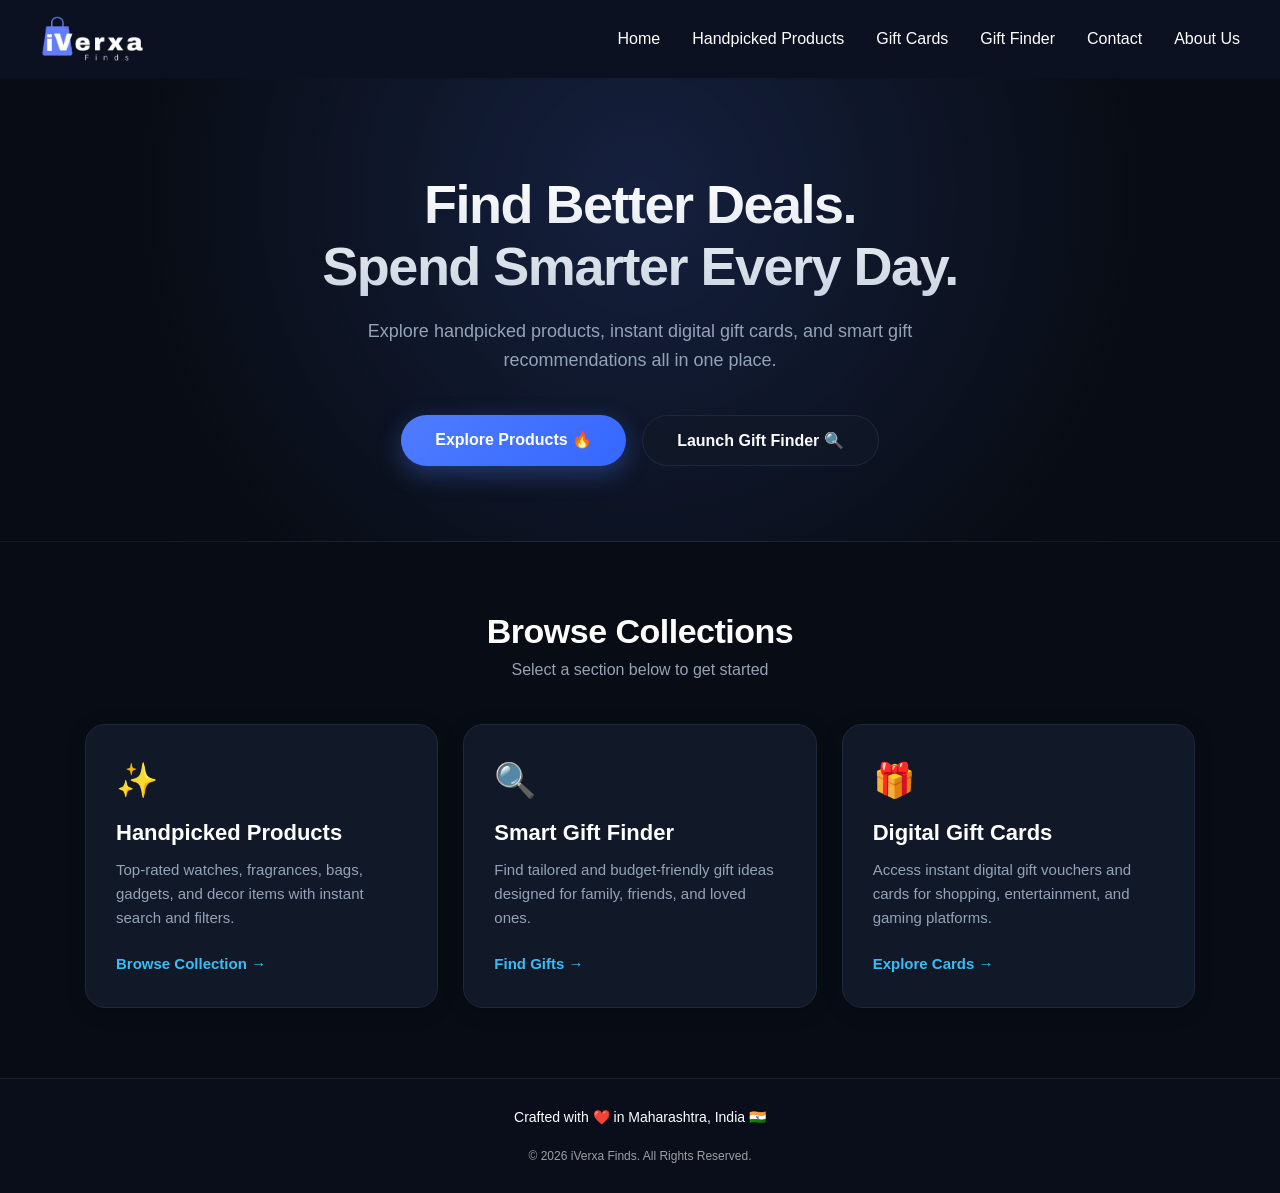
<file: index.html>
<!DOCTYPE html>
<html lang="en">

<head>
    <meta charset="UTF-8">
    <meta name="viewport" content="width=device-width, initial-scale=1.0">
    <title>iVerxa Finds | Curated Deals & Smart Recommendations</title>

    <meta name="google-site-verification" content="LijkkL2CSjMQVJbNlQ_ZaYyhvx5YOYmb2FTAO7LZ7fs" />
    <meta name="description" content="Discover handpicked products, digital gift cards, and smart gift recommendations curated for smart shoppers.">

    <link rel="stylesheet" href="css/style.css">

    <style>
        :root {
            --bg-dark: #080C14;
            --card-bg: #111827;
            --accent-blue: #4F7CFF;
            --accent-cyan: #38BDF8;
            --border-glow: #1F293D;
            --text-main: #F8FAFC;
            --text-muted: #94A3B8;
        }

        body {
            background-color: var(--bg-dark);
            color: var(--text-main);
            font-family: -apple-system, BlinkMacSystemFont, "Segoe UI", Roboto, Helvetica, Arial, sans-serif;
            margin: 0;
            padding: 0;
            overflow-x: hidden;
        }

        /* Navbar Logo Fix */
        .logo img {
            height: 45px;
            width: auto;
            object-fit: contain;
            transition: transform 0.3s ease;
        }

        .logo img:hover {
            transform: scale(1.05);
        }

        /* Hero Section */
        .hero-section {
            position: relative;
            padding: 95px 20px 75px 20px;
            text-align: center;
            background: radial-gradient(circle at 50% 25%, rgba(79, 124, 255, 0.18) 0%, rgba(8, 12, 20, 1) 70%);
            border-bottom: 1px solid rgba(255, 255, 255, 0.05);
        }

        .hero-title {
            font-size: 54px;
            font-weight: 800;
            line-height: 1.15;
            margin: 0 auto 20px auto;
            max-width: 850px;
            letter-spacing: -1.5px;
            background: linear-gradient(180deg, #FFFFFF 0%, #CBD5E1 100%);
            -webkit-background-clip: text;
            -webkit-text-fill-color: transparent;
        }

        .hero-subtitle {
            font-size: 18px;
            color: var(--text-muted);
            max-width: 620px;
            margin: 0 auto 40px auto;
            line-height: 1.6;
        }

        /* Buttons */
        .cta-group {
            display: flex;
            gap: 16px;
            justify-content: center;
            flex-wrap: wrap;
        }

        .btn-primary {
            background: linear-gradient(135deg, #4F7CFF 0%, #3567FF 100%);
            color: #FFFFFF;
            padding: 15px 34px;
            border-radius: 30px;
            font-size: 16px;
            font-weight: 700;
            text-decoration: none;
            transition: all 0.3s ease;
            box-shadow: 0 8px 25px rgba(79, 124, 255, 0.35);
        }

        .btn-primary:hover {
            transform: translateY(-3px);
            box-shadow: 0 12px 30px rgba(79, 124, 255, 0.5);
        }

        .btn-secondary {
            background: rgba(17, 24, 39, 0.8);
            color: var(--text-main);
            border: 1px solid var(--border-glow);
            padding: 15px 34px;
            border-radius: 30px;
            font-size: 16px;
            font-weight: 600;
            text-decoration: none;
            transition: all 0.3s ease;
        }

        .btn-secondary:hover {
            border-color: var(--accent-blue);
            transform: translateY(-3px);
        }

        /* Feature Cards Section */
        .main-container {
            max-width: 1150px;
            margin: 70px auto;
            padding: 0 20px;
        }

        .section-header {
            text-align: center;
            margin-bottom: 45px;
        }

        .section-header h2 {
            font-size: 34px;
            color: #FFFFFF;
            margin: 0 0 10px 0;
            font-weight: 800;
            letter-spacing: -0.5px;
        }

        .section-header p {
            color: var(--text-muted);
            font-size: 16px;
            margin: 0;
        }

        .feature-grid {
            display: grid;
            grid-template-columns: repeat(auto-fit, minmax(310px, 1fr));
            gap: 25px;
        }

        .feature-card {
            background: var(--card-bg);
            border: 1px solid var(--border-glow);
            border-radius: 20px;
            padding: 35px 30px;
            text-decoration: none;
            color: inherit;
            display: flex;
            flex-direction: column;
            justify-content: space-between;
            transition: all 0.3s ease;
            box-shadow: 0 4px 20px rgba(0, 0, 0, 0.2);
        }

        .feature-card:hover {
            transform: translateY(-6px);
            border-color: var(--accent-blue);
            box-shadow: 0 12px 30px rgba(79, 124, 255, 0.2);
        }

        .icon-box {
            font-size: 34px;
            margin-bottom: 20px;
            display: inline-block;
        }

        .feature-card h3 {
            font-size: 22px;
            color: #FFFFFF;
            margin: 0 0 12px 0;
            font-weight: 700;
        }

        .feature-card p {
            color: var(--text-muted);
            font-size: 15px;
            line-height: 1.6;
            margin: 0 0 25px 0;
        }

        .card-action {
            color: var(--accent-cyan);
            font-weight: 700;
            font-size: 15px;
            display: inline-flex;
            align-items: center;
            gap: 6px;
        }

        @media (max-width: 768px) {
            .hero-title { font-size: 36px; }
            .hero-subtitle { font-size: 16px; }
        }
    </style>
</head>

<body>

    <!-- Navigation Bar -->
    <nav>
        <div class="logo">
            <a href="index.html">
                <img src="images/logo.png" alt="iVerxa Finds Logo" onerror="this.src='images/logo.jpeg'">
            </a>
        </div>

        <ul class="menu">
            <li><a href="index.html">Home</a></li>
            <li><a href="handpicked.html">Handpicked Products</a></li>
            <li><a href="giftcards.html">Gift Cards</a></li>
            <li><a href="giftfinder.html">Gift Finder</a></li>
            <li><a href="contact.html">Contact</a></li>
            <li><a href="about.html">About Us</a></li>
        </ul>
    </nav>

    <!-- Hero Section -->
    <section class="hero-section">
        <h1 class="hero-title">
            Find Better Deals.<br>Spend Smarter Every Day.
        </h1>

        <p class="hero-subtitle">
            Explore handpicked products, instant digital gift cards, and smart gift recommendations all in one place.
        </p>

        <div class="cta-group">
            <a href="handpicked.html" class="btn-primary">Explore Products 🔥</a>
            <a href="giftfinder.html" class="btn-secondary">Launch Gift Finder 🔍</a>
        </div>
    </section>

    <!-- Main Categories Grid -->
    <main class="main-container">
        
        <div class="section-header">
            <h2>Browse Collections</h2>
            <p>Select a section below to get started</p>
        </div>

        <div class="feature-grid">

            <!-- Card 1: Handpicked -->
            <a href="handpicked.html" class="feature-card">
                <div>
                    <span class="icon-box">✨</span>
                    <h3>Handpicked Products</h3>
                    <p>Top-rated watches, fragrances, bags, gadgets, and decor items with instant search and filters.</p>
                </div>
                <span class="card-action">Browse Collection &rarr;</span>
            </a>

            <!-- Card 2: Gift Finder -->
            <a href="giftfinder.html" class="feature-card">
                <div>
                    <span class="icon-box">🔍</span>
                    <h3>Smart Gift Finder</h3>
                    <p>Find tailored and budget-friendly gift ideas designed for family, friends, and loved ones.</p>
                </div>
                <span class="card-action">Find Gifts &rarr;</span>
            </a>

            <!-- Card 3: Gift Cards -->
            <a href="giftcards.html" class="feature-card">
                <div>
                    <span class="icon-box">🎁</span>
                    <h3>Digital Gift Cards</h3>
                    <p>Access instant digital gift vouchers and cards for shopping, entertainment, and gaming platforms.</p>
                </div>
                <span class="card-action">Explore Cards &rarr;</span>
            </a>

        </div>

    </main>

    <!-- Footer -->
    <footer class="footer">
        Crafted with ❤️ in Maharashtra, India 🇮🇳
        <br><br>
        <span>© 2026 iVerxa Finds. All Rights Reserved.</span>
    </footer>

    <script src="js/script.js"></script>
</body>

</html>
</file>
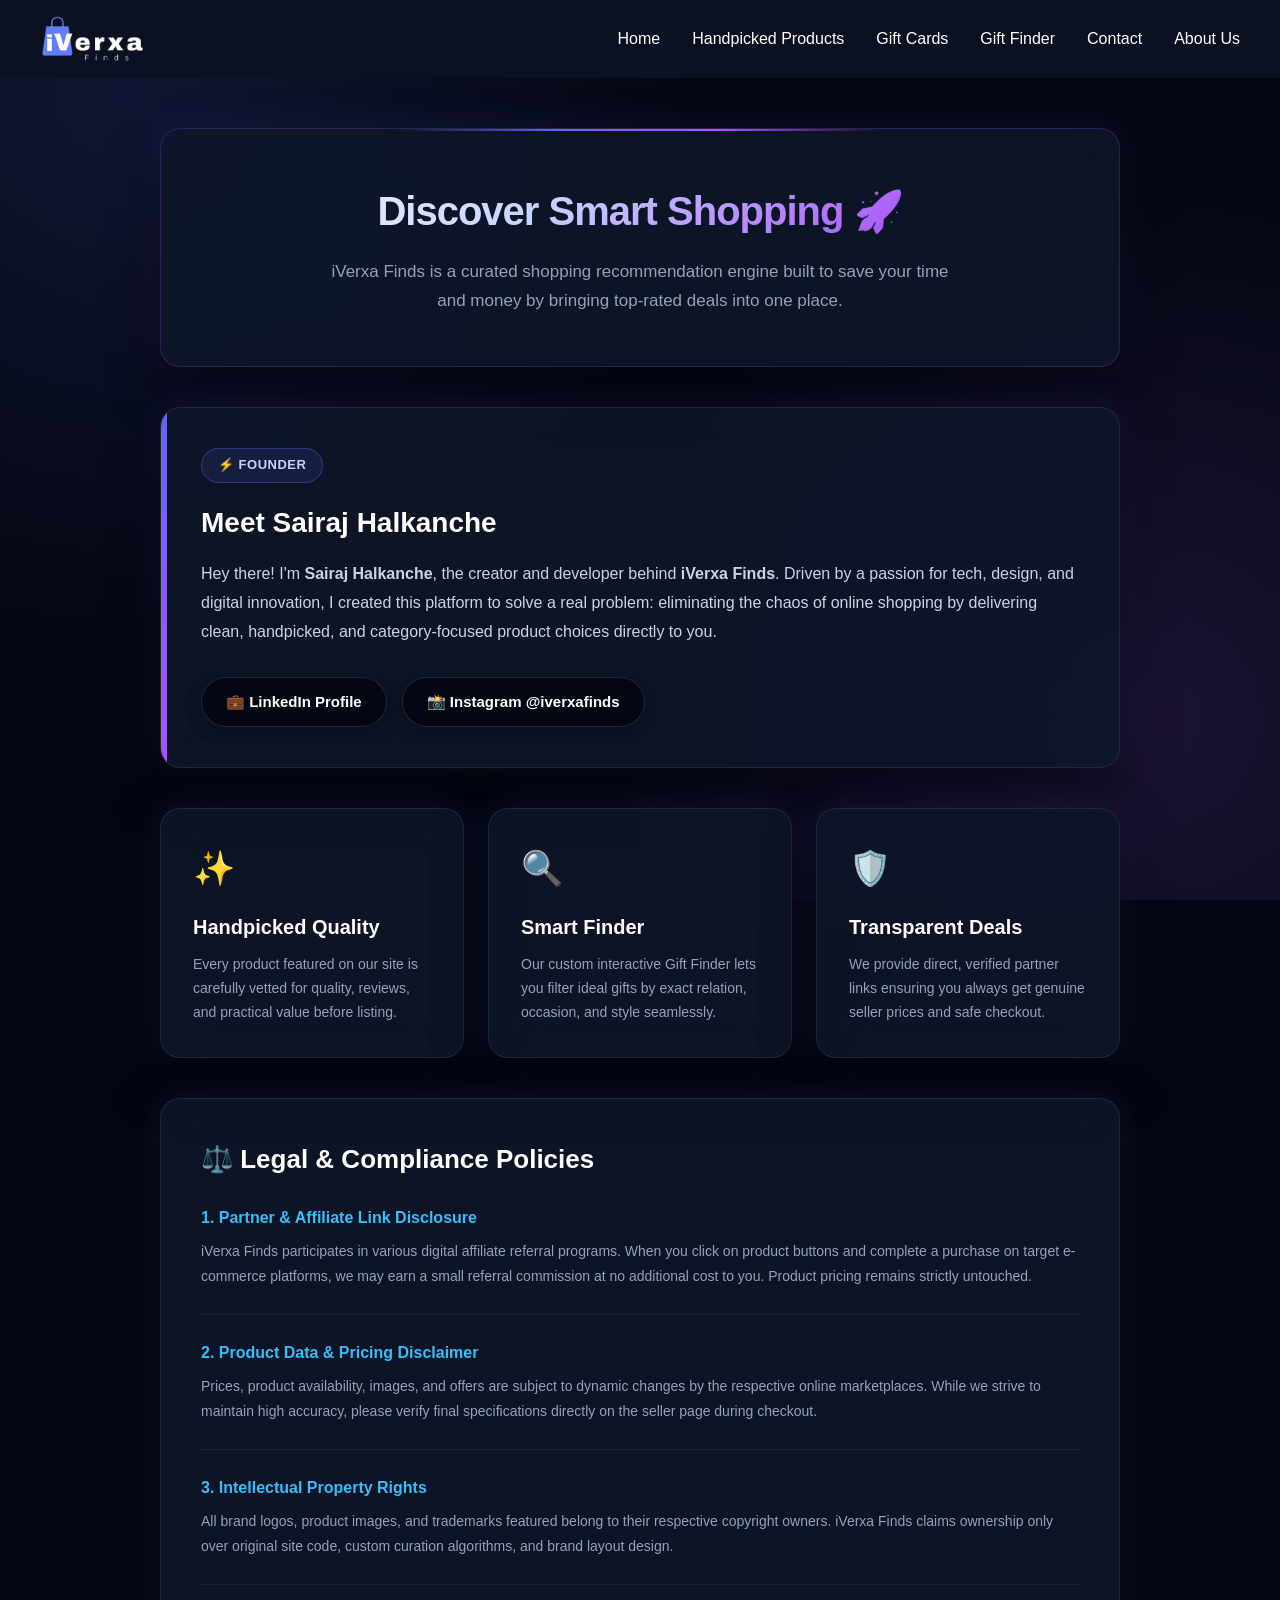
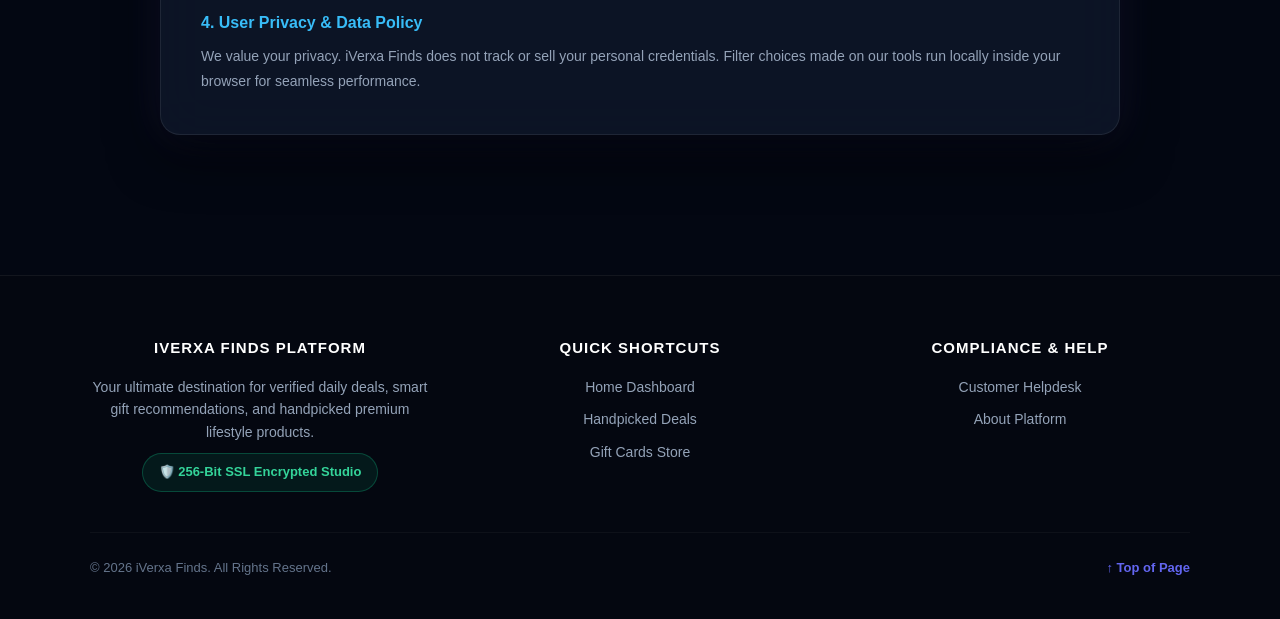
<file: about.html>
<!DOCTYPE html>
<html lang="en">
<head>
    <!-- ========================================================================== -->
    <!-- 1. APPLICATION METADATA & CONFIGURATION                                    -->
    <!-- ========================================================================== -->
    <meta charset="UTF-8">
    <meta name="viewport" content="width=device-width, initial-scale=1.0">
    <meta http-equiv="X-UA-Compatible" content="ie=edge">
    <meta name="theme-color" content="#030712">
    <meta name="description" content="iVerxa Finds - About Us and Legal Compliance Studio">
    <meta name="author" content="iVerxa Finds Development Team">
    
    <title>About Us & Legal | iVerxa Finds</title>
    
    <!-- EXTERNAL STYLESHEET LINK -->
    <link rel="stylesheet" href="css/style.css">

    <!-- ========================================================================== -->
    <!-- 2. ULTRA-PREMIUM ABOUT & LEGAL STUDIO CSS ARCHITECTURE                     -->
    <!-- ========================================================================== -->
    <style>
        :root {
            --bg-deep: #030712;
            --bg-card: rgba(15, 23, 42, 0.85);
            --border-subtle: rgba(255, 255, 255, 0.08);
            --border-active: #6366F1;
            
            --gradient-blue-purple: linear-gradient(135deg, #6366F1 0%, #A855F7 100%);
            --gradient-hero-text: linear-gradient(135deg, #FFFFFF 0%, #C7D2FE 40%, #A855F7 80%, #F43F5E 100%);
            
            --font-base: -apple-system, BlinkMacSystemFont, "Segoe UI", Roboto, Helvetica, Arial, sans-serif;
            
            --radius-sm: 12px;
            --radius-md: 20px;
            --radius-lg: 30px;
            --radius-pill: 50px;
            
            --shadow-card: 0 20px 50px rgba(0, 0, 0, 0.6), 0 0 40px rgba(99, 102, 241, 0.15);
            --transition-smooth: all 0.3s cubic-bezier(0.175, 0.885, 0.32, 1.275);
            --backdrop-blur: blur(25px);
        }

        html {
            box-sizing: border-box;
            font-size: 16px;
            scroll-behavior: smooth;
        }

        *, *::before, *::after {
            box-sizing: inherit;
            margin: 0;
            padding: 0;
            font-family: var(--font-base);
            -webkit-font-smoothing: antialiased;
        }

        body {
            background-color: var(--bg-deep);
            background-image: 
                radial-gradient(circle at 10% 10%, rgba(99, 102, 241, 0.15) 0%, transparent 40%),
                radial-gradient(circle at 90% 80%, rgba(168, 85, 247, 0.15) 0%, transparent 40%);
            background-attachment: fixed;
            color: #FFFFFF;
            min-height: 100vh;
            line-height: 1.6;
            overflow-x: hidden;
            display: flex;
            flex-direction: column;
            justify-content: space-between;
        }

        a { color: inherit; text-decoration: none; }
        button { background: none; border: none; font: inherit; cursor: pointer; outline: none; }
        img { max-width: 100%; height: auto; display: block; }

        /* Logo Fix */
        .logo img {
            height: 45px;
            width: auto;
            object-fit: contain;
            transition: transform 0.3s ease;
        }
        .logo img:hover { transform: scale(1.05); }

        /* Main Container */
        .about-wrapper {
            max-width: 1000px;
            width: 100%;
            margin: 50px auto;
            padding: 0 20px;
        }

        /* Hero Banner in About */
        .about-hero {
            text-align: center;
            padding: 50px 30px;
            background: var(--bg-card);
            backdrop-filter: var(--backdrop-blur);
            -webkit-backdrop-filter: var(--backdrop-blur);
            border: 1px solid rgba(168, 85, 247, 0.2);
            border-radius: var(--radius-md);
            margin-bottom: 40px;
            box-shadow: var(--shadow-card);
            position: relative;
            overflow: hidden;
        }

        .about-hero::before {
            content: '';
            position: absolute;
            top: 0;
            left: 50%;
            transform: translateX(-50%);
            width: 50%;
            height: 2px;
            background: linear-gradient(90deg, transparent, #6366F1, #A855F7, transparent);
        }

        .about-hero h1 {
            font-size: 40px;
            font-weight: 900;
            background: var(--gradient-hero-text);
            -webkit-background-clip: text;
            -webkit-text-fill-color: transparent;
            margin-bottom: 15px;
            letter-spacing: -1px;
        }

        .about-hero p {
            color: #94A3B8;
            font-size: 17px;
            max-width: 650px;
            margin: 0 auto;
            line-height: 1.7;
        }

        /* Glassmorphism Profile Section */
        .profile-card {
            background: var(--bg-card);
            backdrop-filter: var(--backdrop-blur);
            -webkit-backdrop-filter: var(--backdrop-blur);
            border: 1px solid var(--border-subtle);
            border-radius: var(--radius-md);
            padding: 40px;
            margin-bottom: 40px;
            position: relative;
            overflow: hidden;
            box-shadow: var(--shadow-card);
        }

        .profile-card::before {
            content: '';
            position: absolute;
            top: 0;
            left: 0;
            width: 6px;
            height: 100%;
            background: var(--gradient-blue-purple);
        }

        .badge-age {
            display: inline-block;
            background: rgba(99, 102, 241, 0.12);
            color: #C7D2FE;
            border: 1px solid rgba(99, 102, 241, 0.35);
            padding: 6px 16px;
            border-radius: 20px;
            font-size: 13px;
            font-weight: 700;
            margin-bottom: 18px;
            text-transform: uppercase;
            letter-spacing: 0.5px;
        }

        .profile-card h2 {
            font-size: 28px;
            color: #FFFFFF;
            margin-bottom: 15px;
            font-weight: 800;
        }

        .profile-card p {
            color: #CBD5E1;
            font-size: 16px;
            line-height: 1.8;
            margin-bottom: 30px;
        }

        .social-buttons {
            display: flex;
            gap: 15px;
            flex-wrap: wrap;
        }

        .btn-social {
            display: inline-flex;
            align-items: center;
            gap: 10px;
            padding: 12px 24px;
            border-radius: var(--radius-pill);
            font-size: 15px;
            font-weight: 700;
            text-decoration: none;
            color: #FFFFFF;
            background: rgba(3, 7, 18, 0.85);
            border: 1px solid rgba(255, 255, 255, 0.12);
            transition: var(--transition-smooth);
            box-shadow: 0 4px 15px rgba(0,0,0,0.3);
        }

        .btn-social:hover {
            background: var(--gradient-blue-purple);
            border-color: transparent;
            transform: translateY(-3px);
            box-shadow: 0 8px 25px rgba(99, 102, 241, 0.5);
        }

        /* Features Grid */
        .info-grid {
            display: grid;
            grid-template-columns: repeat(auto-fit, minmax(280px, 1fr));
            gap: 24px;
            margin-bottom: 40px;
        }

        .info-box {
            background: var(--bg-card);
            backdrop-filter: var(--backdrop-blur);
            border: 1px solid var(--border-subtle);
            padding: 32px;
            border-radius: var(--radius-md);
            transition: var(--transition-smooth);
            box-shadow: var(--shadow-card);
        }

        .info-box:hover {
            transform: translateY(-6px);
            border-color: var(--border-active);
            box-shadow: 0 20px 40px rgba(0, 0, 0, 0.6), 0 0 25px rgba(99, 102, 241, 0.25);
        }

        .info-box .icon {
            font-size: 34px;
            margin-bottom: 16px;
            display: block;
        }

        .info-box h3 {
            color: #FFFFFF;
            font-size: 20px;
            margin-bottom: 10px;
            font-weight: 800;
        }

        .info-box p {
            color: #94A3B8;
            font-size: 14px;
            line-height: 1.7;
        }

        /* Legal & Compliance Section */
        .legal-card {
            background: var(--bg-card);
            backdrop-filter: var(--backdrop-blur);
            -webkit-backdrop-filter: var(--backdrop-blur);
            border: 1px solid var(--border-subtle);
            border-radius: var(--radius-md);
            padding: 40px;
            box-shadow: var(--shadow-card);
        }

        .legal-card h2 {
            font-size: 26px;
            color: #FFFFFF;
            margin-bottom: 25px;
            display: flex;
            align-items: center;
            gap: 10px;
            font-weight: 800;
        }

        .legal-item {
            margin-bottom: 25px;
            padding-bottom: 25px;
            border-bottom: 1px solid rgba(255, 255, 255, 0.06);
        }

        .legal-item:last-child {
            margin-bottom: 0;
            padding-bottom: 0;
            border-bottom: none;
        }

        .legal-item h4 {
            color: #38BDF8;
            font-size: 16px;
            margin-bottom: 8px;
            font-weight: 700;
        }

        .legal-item p {
            color: #94A3B8;
            font-size: 14px;
            line-height: 1.8;
        }

        /* ---------------------------------------------------------------------- */
        /* UNIQUE CYBER-PUNK TRUST FOOTER (NO "MADE WITH LOVE")                    */
        /* ---------------------------------------------------------------------- */
        .cyber-trust-footer {
            background: #040710;
            border-top: 1px solid rgba(255, 255, 255, 0.06);
            padding: 60px 20px 40px 20px;
            margin-top: 90px;
            width: 100%;
        }

        .footer-grid-container {
            max-width: 1100px;
            margin: 0 auto;
            display: grid;
            grid-template-columns: repeat(auto-fit, minmax(260px, 1fr));
            gap: 40px;
            margin-bottom: 40px;
        }

        .footer-widget h4 {
            font-size: 15px;
            font-weight: 800;
            color: #FFFFFF;
            margin-bottom: 16px;
            letter-spacing: 1px;
            text-transform: uppercase;
        }

        .footer-widget p {
            color: #94A3B8;
            font-size: 14px;
            line-height: 1.6;
        }

        .footer-nav-links {
            list-style: none;
            display: flex;
            flex-direction: column;
            gap: 10px;
        }

        .footer-nav-links li a {
            color: #94A3B8;
            font-size: 14px;
            transition: color 0.2s ease;
        }

        .footer-nav-links li a:hover {
            color: #38BDF8;
        }

        .security-badge-box {
            display: inline-flex;
            align-items: center;
            gap: 8px;
            background: rgba(16, 185, 129, 0.1);
            border: 1px solid rgba(16, 185, 129, 0.3);
            color: #34D399;
            padding: 8px 16px;
            border-radius: 20px;
            font-size: 13px;
            font-weight: 700;
            margin-top: 10px;
        }

        .footer-terminal-bar {
            max-width: 1100px;
            margin: 0 auto;
            padding-top: 25px;
            border-top: 1px solid rgba(255, 255, 255, 0.04);
            display: flex;
            justify-content: space-between;
            align-items: center;
            flex-wrap: wrap;
            gap: 15px;
        }

        .footer-terminal-bar p {
            color: #64748B;
            font-size: 13px;
        }

        .scroll-top-trigger {
            color: #6366F1;
            font-size: 13px;
            font-weight: 700;
            cursor: pointer;
            transition: color 0.2s ease;
        }

        .scroll-top-trigger:hover {
            color: #A855F7;
        }

        @media (max-width: 768px) {
            .about-wrapper { padding: 0 15px; margin: 30px auto; }
            .about-hero h1 { font-size: 30px; }
            .profile-card, .legal-card { padding: 25px; }
            .footer-terminal-bar { flex-direction: column; text-align: center; }
        }
    </style>
</head>
<body>

<!-- Navigation Bar -->
<nav>
    <div class="logo">
        <a href="index.html">
            <img src="images/logo.png" alt="iVerxa Logo" onerror="this.src='images/logo.jpeg'">
        </a>
    </div>
    <ul class="menu">
        <li><a href="index.html">Home</a></li>
        <li><a href="handpicked.html">Handpicked Products</a></li>
        <li><a href="giftcards.html">Gift Cards</a></li>
        <li><a href="giftfinder.html">Gift Finder</a></li>
        <li><a href="contact.html">Contact</a></li>
        <li><a href="about.html">About Us</a></li>
    </ul>
</nav>

<div class="about-wrapper">

    <!-- Hero Banner -->
    <div class="about-hero">
        <h1>Discover Smart Shopping 🚀</h1>
        <p>iVerxa Finds is a curated shopping recommendation engine built to save your time and money by bringing top-rated deals into one place.</p>
    </div>

    <!-- Creator Profile -->
    <div class="profile-card">
        <span class="badge-age">⚡ Founder </span>
        <h2>Meet Sairaj Halkanche</h2>
        <p>
            Hey there! I'm <strong>Sairaj Halkanche</strong>, the creator and developer behind <strong>iVerxa Finds</strong>. Driven by a passion for tech, design, and digital innovation, I created this platform to solve a real problem: eliminating the chaos of online shopping by delivering clean, handpicked, and category-focused product choices directly to you.
        </p>

        <div class="social-buttons">
            <a href="https://www.linkedin.com/in/sairajhalkanche" target="_blank" class="btn-social">
                💼 LinkedIn Profile
            </a>
            <a href="https://instagram.com/iverxafinds" target="_blank" class="btn-social">
                📸 Instagram @iverxafinds
            </a>
        </div>
    </div>

    <!-- Platform Highlights -->
    <div class="info-grid">
        <div class="info-box">
            <span class="icon">✨</span>
            <h3>Handpicked Quality</h3>
            <p>Every product featured on our site is carefully vetted for quality, reviews, and practical value before listing.</p>
        </div>
        <div class="info-box">
            <span class="icon">🔍</span>
            <h3>Smart Finder</h3>
            <p>Our custom interactive Gift Finder lets you filter ideal gifts by exact relation, occasion, and style seamlessly.</p>
        </div>
        <div class="info-box">
            <span class="icon">🛡️</span>
            <h3>Transparent Deals</h3>
            <p>We provide direct, verified partner links ensuring you always get genuine seller prices and safe checkout.</p>
        </div>
    </div>

    <!-- Legal & Terms -->
    <div class="legal-card">
        <h2>⚖️ Legal & Compliance Policies</h2>

        <div class="legal-item">
            <h4>1. Partner & Affiliate Link Disclosure</h4>
            <p>iVerxa Finds participates in various digital affiliate referral programs. When you click on product buttons and complete a purchase on target e-commerce platforms, we may earn a small referral commission at no additional cost to you. Product pricing remains strictly untouched.</p>
        </div>

        <div class="legal-item">
            <h4>2. Product Data & Pricing Disclaimer</h4>
            <p>Prices, product availability, images, and offers are subject to dynamic changes by the respective online marketplaces. While we strive to maintain high accuracy, please verify final specifications directly on the seller page during checkout.</p>
        </div>

        <div class="legal-item">
            <h4>3. Intellectual Property Rights</h4>
            <p>All brand logos, product images, and trademarks featured belong to their respective copyright owners. iVerxa Finds claims ownership only over original site code, custom curation algorithms, and brand layout design.</p>
        </div>

        <div class="legal-item">
            <h4>4. User Privacy & Data Policy</h4>
            <p>We value your privacy. iVerxa Finds does not track or sell your personal credentials. Filter choices made on our tools run locally inside your browser for seamless performance.</p>
        </div>
    </div>

</div>

<!-- UNIQUE CYBER-PUNK TRUST FOOTER -->
<footer class="cyber-trust-footer">
    <div class="footer-grid-container">
        <div class="footer-widget">
            <h4>iVerxa Finds Platform</h4>
            <p>Your ultimate destination for verified daily deals, smart gift recommendations, and handpicked premium lifestyle products.</p>
            <div class="security-badge-box">
                🛡️ 256-Bit SSL Encrypted Studio
            </div>
        </div>
        <div class="footer-widget">
            <h4>Quick Shortcuts</h4>
            <ul class="footer-nav-links">
                <li><a href="index.html">Home Dashboard</a></li>
                <li><a href="handpicked.html">Handpicked Deals</a></li>
                <li><a href="giftcards.html">Gift Cards Store</a></li>
            </ul>
        </div>
        <div class="footer-widget">
            <h4>Compliance & Help</h4>
            <ul class="footer-nav-links">
                <li><a href="contact.html">Customer Helpdesk</a></li>
                <li><a href="about.html">About Platform</a></li>
            </ul>
        </div>
    </div>
    
    <div class="footer-terminal-bar">
        <p>© 2026 iVerxa Finds. All Rights Reserved.</p>
        <span class="scroll-top-trigger" onclick="executeScrollToTop()">↑ Top of Page</span>
    </div>
</footer>

<!-- JavaScript: Scroll to Top Utility -->
<script>
function executeScrollToTop() {
    window.scrollTo({ top: 0, behavior: 'smooth' });
}
</script>

</body>
</html>
</file>
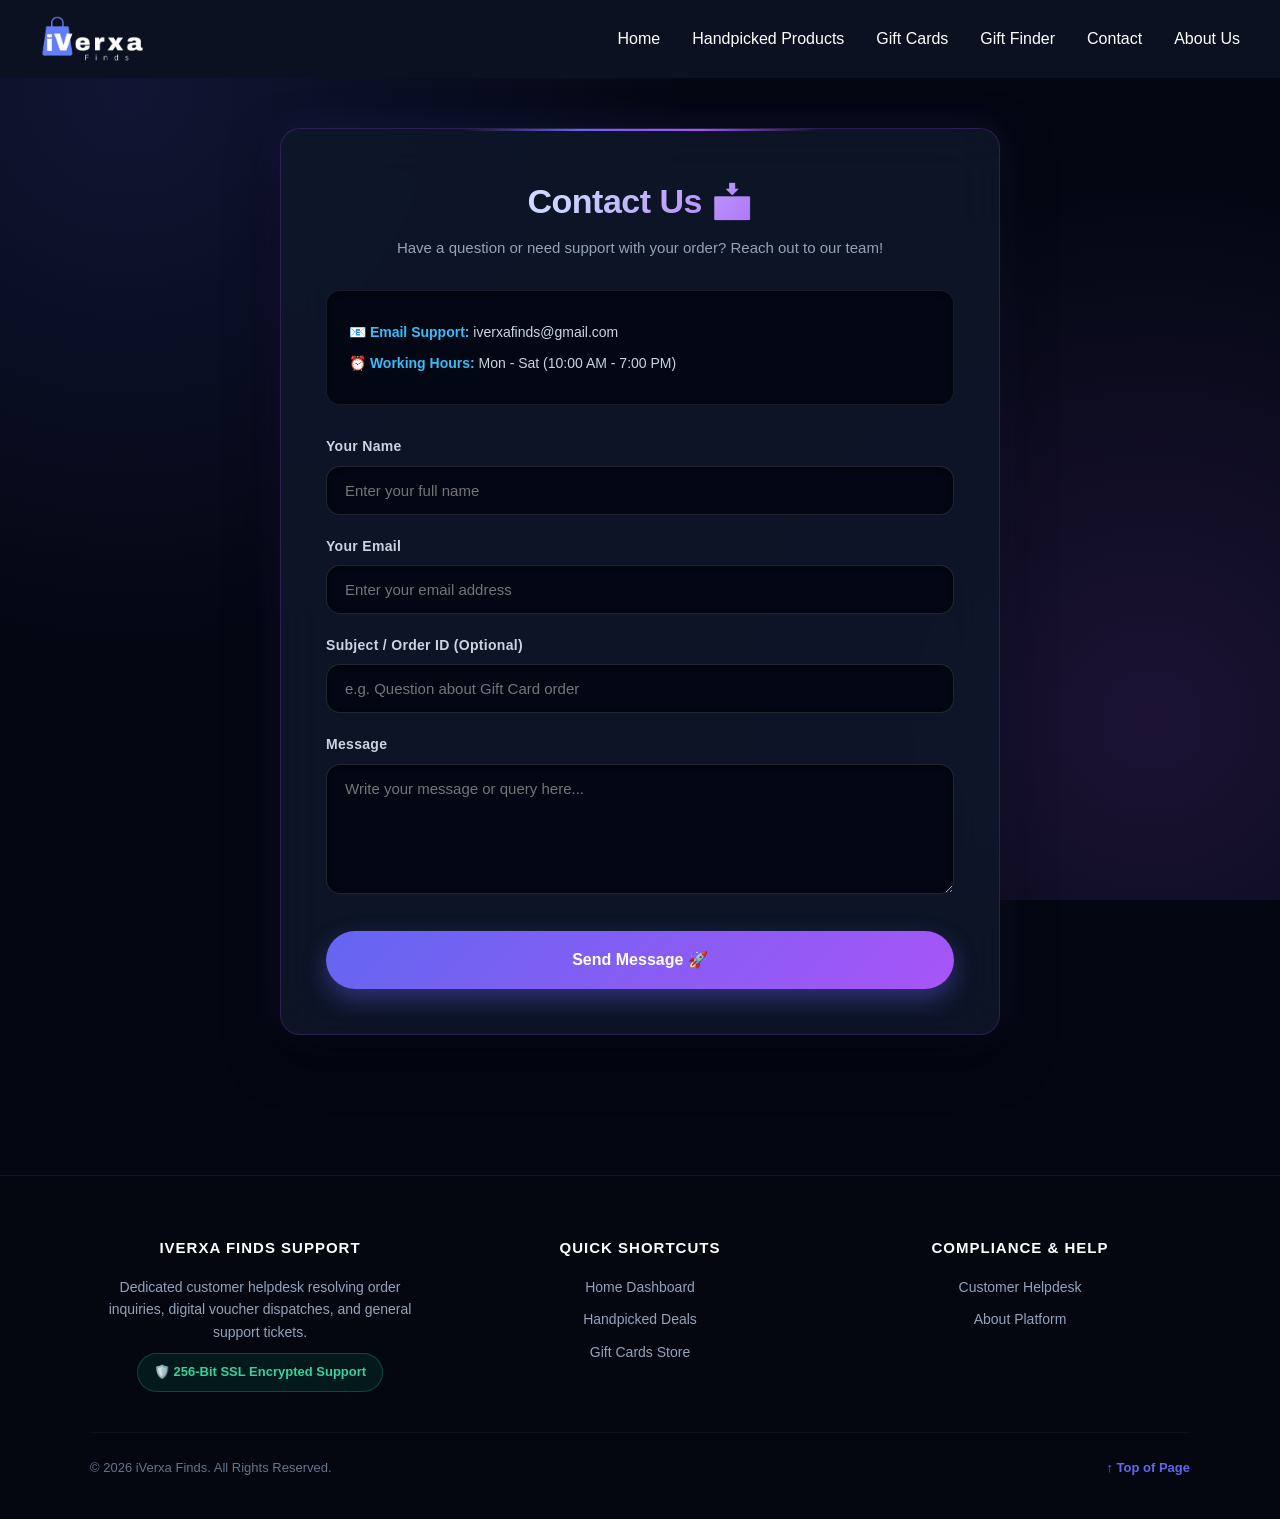
<file: contact.html>
<!DOCTYPE html>
<html lang="en">
<head>
    <!-- ========================================================================== -->
    <!-- 1. APPLICATION METADATA & CONFIGURATION                                    -->
    <!-- ========================================================================== -->
    <meta charset="UTF-8">
    <meta name="viewport" content="width=device-width, initial-scale=1.0">
    <meta http-equiv="X-UA-Compatible" content="ie=edge">
    <meta name="theme-color" content="#030712">
    <meta name="description" content="iVerxa Finds - Contact Customer Support Helpdesk">
    <meta name="author" content="iVerxa Finds Development Team">
    
    <title>Contact Us | iVerxa Finds</title>
    
    <!-- EXTERNAL STYLESHEET LINK -->
    <link rel="stylesheet" href="css/style.css">

    <!-- ========================================================================== -->
    <!-- 2. ULTRA-PREMIUM CONTACT STUDIO CSS ARCHITECTURE                           -->
    <!-- ========================================================================== -->
    <style>
        :root {
            --bg-deep: #030712;
            --bg-card: rgba(15, 23, 42, 0.85);
            --border-subtle: rgba(255, 255, 255, 0.08);
            --border-active: #6366F1;
            
            --gradient-blue-purple: linear-gradient(135deg, #6366F1 0%, #A855F7 100%);
            --gradient-hero-text: linear-gradient(135deg, #FFFFFF 0%, #C7D2FE 40%, #A855F7 80%, #F43F5E 100%);
            
            --font-base: -apple-system, BlinkMacSystemFont, "Segoe UI", Roboto, Helvetica, Arial, sans-serif;
            
            --radius-sm: 12px;
            --radius-md: 20px;
            --radius-lg: 30px;
            --radius-pill: 50px;
            
            --shadow-card: 0 20px 50px rgba(0, 0, 0, 0.6), 0 0 40px rgba(99, 102, 241, 0.15);
            --transition-smooth: all 0.3s cubic-bezier(0.175, 0.885, 0.32, 1.275);
            --backdrop-blur: blur(25px);
        }

        html {
            box-sizing: border-box;
            font-size: 16px;
            scroll-behavior: smooth;
        }

        *, *::before, *::after {
            box-sizing: inherit;
            margin: 0;
            padding: 0;
            font-family: var(--font-base);
            -webkit-font-smoothing: antialiased;
        }

        body {
            background-color: var(--bg-deep);
            background-image: 
                radial-gradient(circle at 10% 10%, rgba(99, 102, 241, 0.15) 0%, transparent 40%),
                radial-gradient(circle at 90% 80%, rgba(168, 85, 247, 0.15) 0%, transparent 40%);
            background-attachment: fixed;
            color: #FFFFFF;
            min-height: 100vh;
            line-height: 1.6;
            overflow-x: hidden;
            display: flex;
            flex-direction: column;
            justify-content: space-between;
        }

        a { color: inherit; text-decoration: none; }
        button { background: none; border: none; font: inherit; cursor: pointer; outline: none; }
        img { max-width: 100%; height: auto; display: block; }

        /* Logo Fix */
        .logo img {
            height: 45px;
            width: auto;
            object-fit: contain;
            transition: transform 0.3s ease;
        }
        .logo img:hover { transform: scale(1.05); }

        /* Contact Container Layout */
        .contact-container {
            max-width: 720px;
            width: 100%;
            margin: 50px auto;
            background: var(--bg-card);
            backdrop-filter: var(--backdrop-blur);
            -webkit-backdrop-filter: var(--backdrop-blur);
            padding: 45px;
            border-radius: var(--radius-md);
            border: 1px solid rgba(168, 85, 247, 0.2);
            box-shadow: var(--shadow-card);
            position: relative;
        }

        .contact-container::before {
            content: '';
            position: absolute;
            top: 0;
            left: 50%;
            transform: translateX(-50%);
            width: 50%;
            height: 2px;
            background: linear-gradient(90deg, transparent, #6366F1, #A855F7, transparent);
        }

        .contact-container h1 {
            text-align: center;
            font-size: 34px;
            font-weight: 900;
            background: var(--gradient-hero-text);
            -webkit-background-clip: text;
            -webkit-text-fill-color: transparent;
            margin-bottom: 8px;
            letter-spacing: -0.5px;
        }

        .contact-container p.subtitle {
            text-align: center;
            color: #94A3B8;
            margin-bottom: 30px;
            font-size: 15px;
        }

        /* Contact Info Card */
        .contact-info {
            background: rgba(3, 7, 18, 0.85);
            padding: 22px;
            border-radius: 14px;
            margin-bottom: 30px;
            border: 1px solid rgba(255, 255, 255, 0.08);
            box-shadow: inset 0 2px 4px rgba(0,0,0,0.5);
        }

        .contact-info p {
            text-align: left;
            margin: 8px 0;
            color: #CBD5E1;
            font-size: 14px;
        }

        .contact-info strong {
            color: #38BDF8;
        }

        /* Form Inputs */
        label {
            display: block;
            margin-top: 20px;
            margin-bottom: 8px;
            font-weight: 700;
            color: #CBD5E1;
            font-size: 14px;
            letter-spacing: 0.3px;
        }

        input, textarea {
            width: 100%;
            padding: 15px 18px;
            border-radius: 14px;
            border: 1px solid rgba(255, 255, 255, 0.12);
            background: rgba(3, 7, 18, 0.85);
            color: white;
            font-size: 15px;
            box-sizing: border-box;
            outline: none;
            transition: var(--transition-smooth);
            box-shadow: inset 0 2px 4px rgba(0,0,0,0.5);
        }

        input:focus, textarea:focus {
            border-color: var(--border-active);
            box-shadow: 0 0 20px rgba(99, 102, 241, 0.35), inset 0 2px 4px rgba(0,0,0,0.5);
        }

        textarea {
            resize: vertical;
            height: 130px;
        }

        /* Send Button */
        .send-btn {
            width: 100%;
            margin-top: 30px;
            padding: 16px;
            background: var(--gradient-blue-purple);
            color: white;
            border: none;
            border-radius: var(--radius-pill);
            font-size: 16px;
            font-weight: 800;
            cursor: pointer;
            transition: var(--transition-smooth);
            box-shadow: 0 10px 25px rgba(99, 102, 241, 0.4);
        }

        .send-btn:hover {
            transform: translateY(-2px) scale(1.01);
            box-shadow: 0 15px 35px rgba(99, 102, 241, 0.6);
        }

        /* ---------------------------------------------------------------------- */
        /* UNIQUE CYBER-PUNK TRUST FOOTER (NO "MADE WITH LOVE")                    */
        /* ---------------------------------------------------------------------- */
        .cyber-trust-footer {
            background: #040710;
            border-top: 1px solid rgba(255, 255, 255, 0.06);
            padding: 60px 20px 40px 20px;
            margin-top: 90px;
            width: 100%;
        }

        .footer-grid-container {
            max-width: 1100px;
            margin: 0 auto;
            display: grid;
            grid-template-columns: repeat(auto-fit, minmax(260px, 1fr));
            gap: 40px;
            margin-bottom: 40px;
        }

        .footer-widget h4 {
            font-size: 15px;
            font-weight: 800;
            color: #FFFFFF;
            margin-bottom: 16px;
            letter-spacing: 1px;
            text-transform: uppercase;
        }

        .footer-widget p {
            color: #94A3B8;
            font-size: 14px;
            line-height: 1.6;
        }

        .footer-nav-links {
            list-style: none;
            display: flex;
            flex-direction: column;
            gap: 10px;
        }

        .footer-nav-links li a {
            color: #94A3B8;
            font-size: 14px;
            transition: color 0.2s ease;
        }

        .footer-nav-links li a:hover {
            color: #38BDF8;
        }

        .security-badge-box {
            display: inline-flex;
            align-items: center;
            gap: 8px;
            background: rgba(16, 185, 129, 0.1);
            border: 1px solid rgba(16, 185, 129, 0.3);
            color: #34D399;
            padding: 8px 16px;
            border-radius: 20px;
            font-size: 13px;
            font-weight: 700;
            margin-top: 10px;
        }

        .footer-terminal-bar {
            max-width: 1100px;
            margin: 0 auto;
            padding-top: 25px;
            border-top: 1px solid rgba(255, 255, 255, 0.04);
            display: flex;
            justify-content: space-between;
            align-items: center;
            flex-wrap: wrap;
            gap: 15px;
        }

        .footer-terminal-bar p {
            color: #64748B;
            font-size: 13px;
        }

        .scroll-top-trigger {
            color: #6366F1;
            font-size: 13px;
            font-weight: 700;
            cursor: pointer;
            transition: color 0.2s ease;
        }

        .scroll-top-trigger:hover {
            color: #A855F7;
        }

        @media (max-width: 768px) {
            .contact-container { padding: 25px; margin: 30px 15px; }
            .footer-terminal-bar { flex-direction: column; text-align: center; }
        }
    </style>
</head>
<body>

<!-- Navigation Bar -->
<nav>
    <div class="logo">
        <a href="index.html">
            <img src="images/logo.png" alt="iVerxa Logo" onerror="this.src='images/logo.jpeg'">
        </a>
    </div>
    <ul class="menu">
        <li><a href="index.html">Home</a></li>
        <li><a href="handpicked.html">Handpicked Products</a></li>
        <li><a href="giftcards.html">Gift Cards</a></li>
        <li><a href="giftfinder.html">Gift Finder</a></li>
        <li><a href="contact.html">Contact</a></li>
        <li><a href="about.html">About Us</a></li>
    </ul>
</nav>

<!-- Contact Studio Container -->
<div class="contact-container">
    <h1>Contact Us 📩</h1>
    <p class="subtitle">Have a question or need support with your order? Reach out to our team!</p>

    <div class="contact-info">
        <p>📧 <strong>Email Support:</strong> iverxafinds@gmail.com</p>
        <p>⏰ <strong>Working Hours:</strong> Mon - Sat (10:00 AM - 7:00 PM)</p>
    </div>

    <form action="https://formspree.io/f/mnpajdjg" method="POST">
        <label>Your Name</label>
        <input type="text" name="name" placeholder="Enter your full name" required autocomplete="name">

        <label>Your Email</label>
        <input type="email" name="email" placeholder="Enter your email address" required autocomplete="email">

        <label>Subject / Order ID (Optional)</label>
        <input type="text" name="subject" placeholder="e.g. Question about Gift Card order">

        <label>Message</label>
        <textarea name="message" placeholder="Write your message or query here..." required></textarea>

        <button type="submit" class="send-btn">Send Message 🚀</button>
    </form>
</div>

<!-- UNIQUE CYBER-PUNK TRUST FOOTER -->
<footer class="cyber-trust-footer">
    <div class="footer-grid-container">
        <div class="footer-widget">
            <h4>iVerxa Finds Support</h4>
            <p>Dedicated customer helpdesk resolving order inquiries, digital voucher dispatches, and general support tickets.</p>
            <div class="security-badge-box">
                🛡️ 256-Bit SSL Encrypted Support
            </div>
        </div>
        <div class="footer-widget">
            <h4>Quick Shortcuts</h4>
            <ul class="footer-nav-links">
                <li><a href="index.html">Home Dashboard</a></li>
                <li><a href="handpicked.html">Handpicked Deals</a></li>
                <li><a href="giftcards.html">Gift Cards Store</a></li>
            </ul>
        </div>
        <div class="footer-widget">
            <h4>Compliance & Help</h4>
            <ul class="footer-nav-links">
                <li><a href="contact.html">Customer Helpdesk</a></li>
                <li><a href="about.html">About Platform</a></li>
            </ul>
        </div>
    </div>
    
    <div class="footer-terminal-bar">
        <p>© 2026 iVerxa Finds. All Rights Reserved.</p>
        <span class="scroll-top-trigger" onclick="executeScrollToTop()">↑ Top of Page</span>
    </div>
</footer>

<!-- JavaScript: Scroll to Top Utility -->
<script>
function executeScrollToTop() {
    window.scrollTo({ top: 0, behavior: 'smooth' });
}
</script>

</body>
</html>
</file>
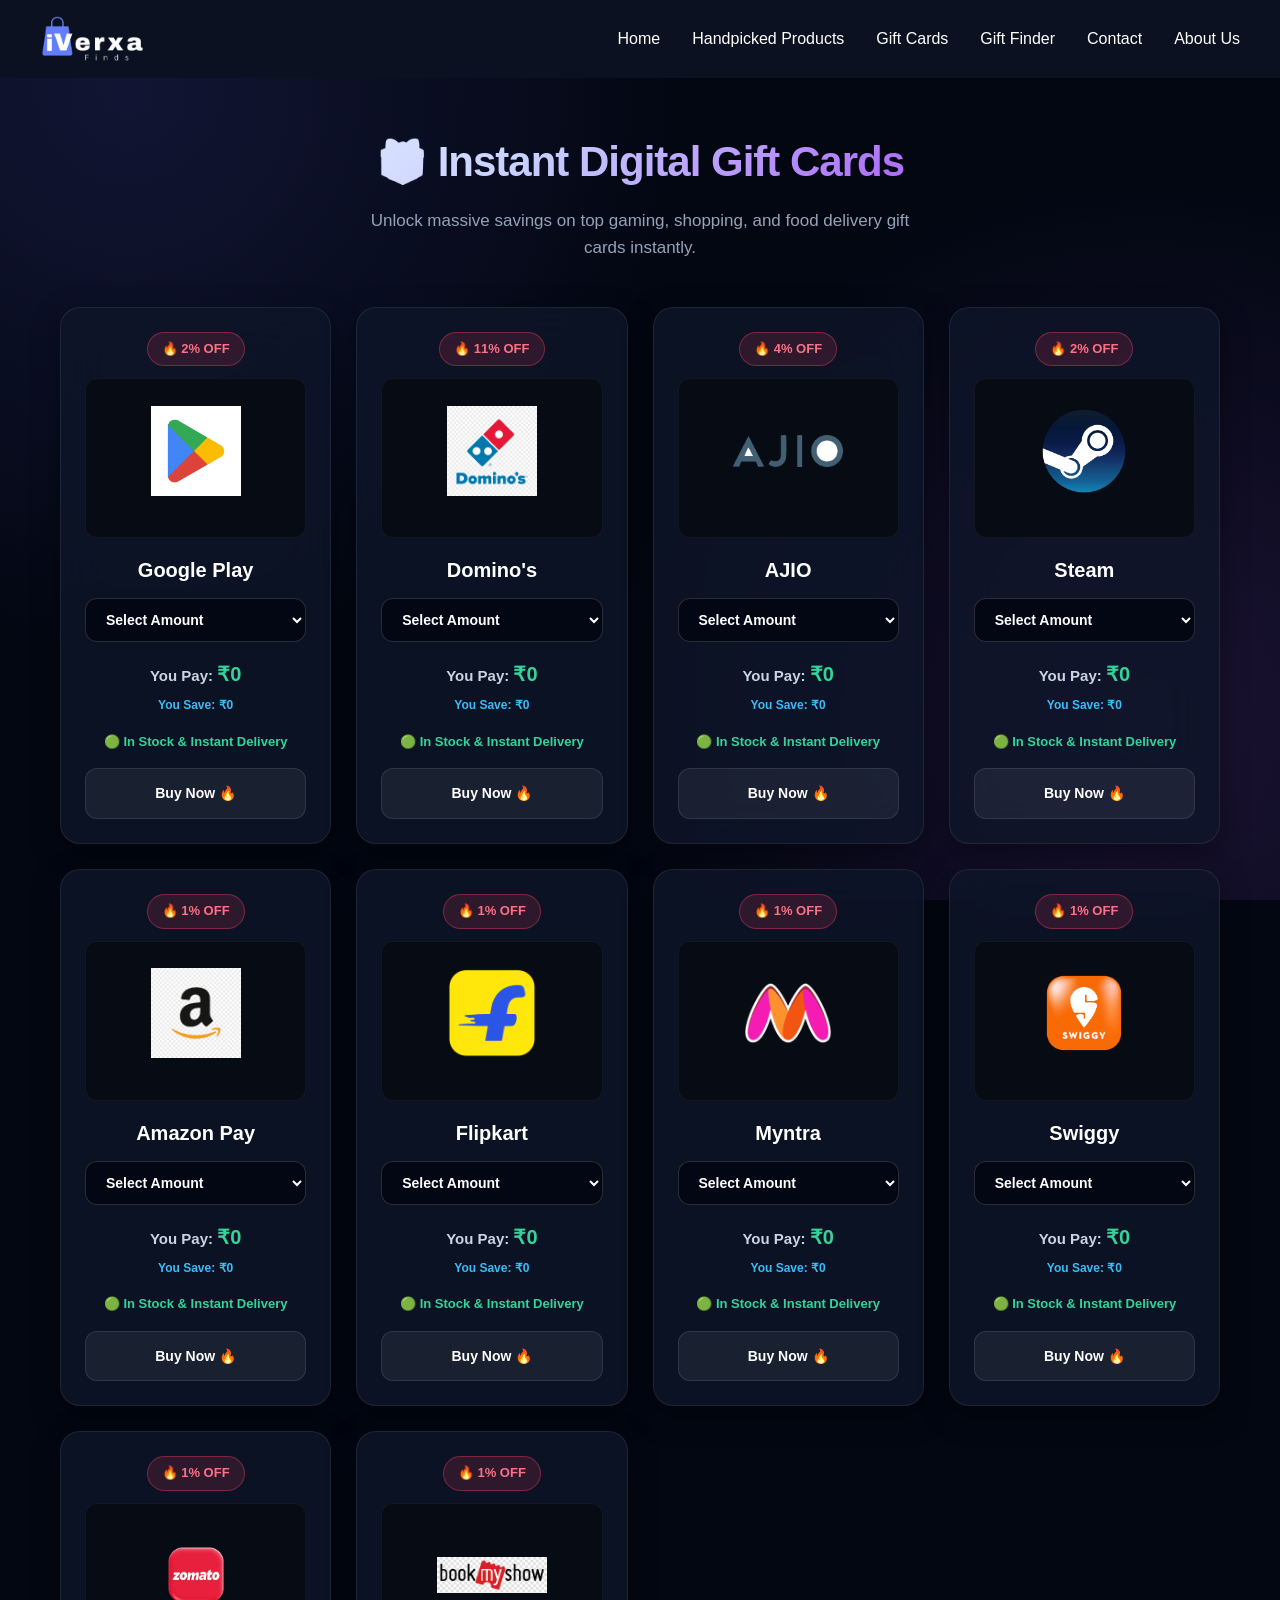
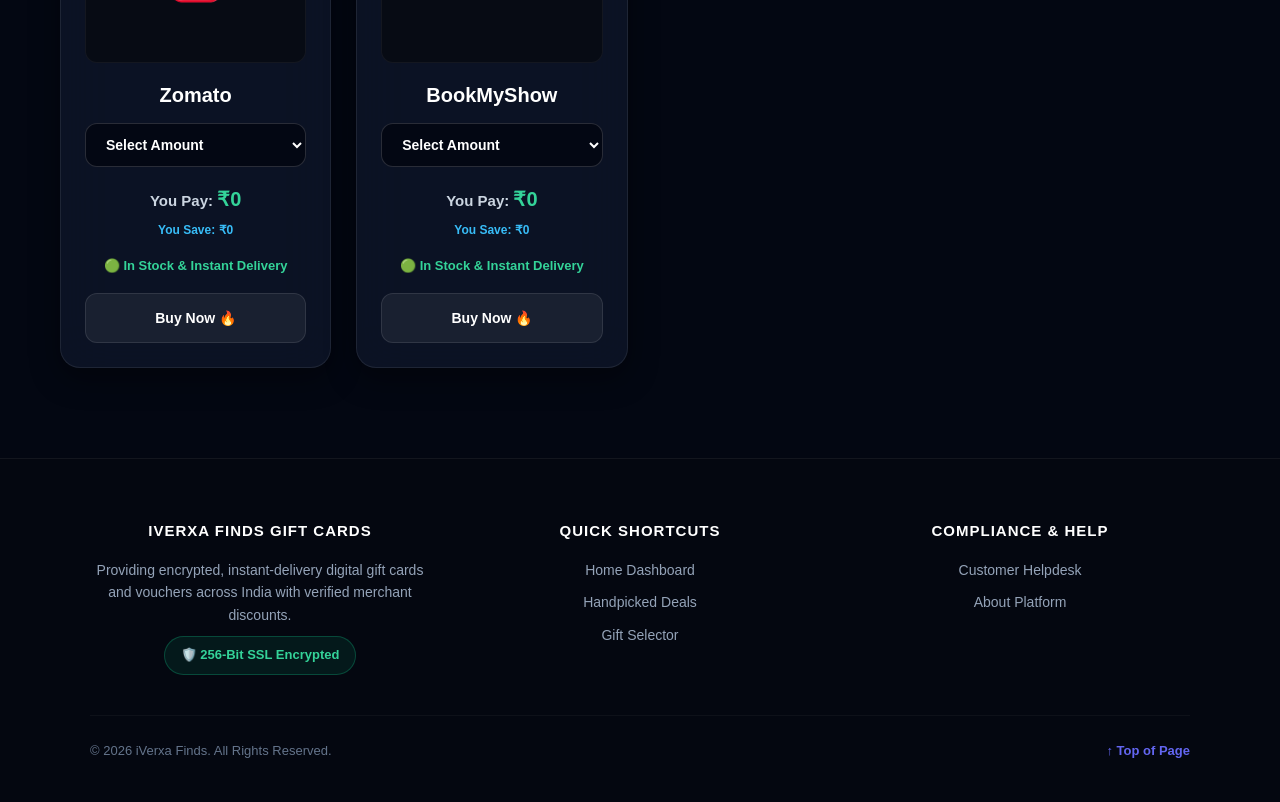
<file: giftcards.html>
<!DOCTYPE html>
<html lang="en">
<head>
    <!-- ========================================================================== -->
    <!-- 1. APPLICATION METADATA & CONFIGURATION                                    -->
    <!-- ========================================================================== -->
    <meta charset="UTF-8">
    <meta name="viewport" content="width=device-width, initial-scale=1.0">
    <meta http-equiv="X-UA-Compatible" content="ie=edge">
    <meta name="theme-color" content="#030712">
    <meta name="description" content="iVerxa Finds - Instant Digital Gift Cards Studio with Maximum Discounts">
    <meta name="author" content="iVerxa Finds Development Team">
    
    <title>Digital Gift Cards | iVerxa Finds</title>
    
    <!-- EXTERNAL STYLESHEET LINK -->
    <link rel="stylesheet" href="css/style.css">

    <!-- ========================================================================== -->
    <!-- 2. ULTRA-PREMIUM CSS STYLING & DYNAMIC SORTING ARCHITECTURE                 -->
    <!-- ========================================================================== -->
    <style>
        :root {
            --bg-deep: #030712;
            --bg-card: rgba(15, 23, 42, 0.78);
            --bg-card-hover: rgba(30, 41, 59, 0.9);
            
            --border-subtle: rgba(255, 255, 255, 0.08);
            --border-active: #6366F1;
            
            --gradient-blue-purple: linear-gradient(135deg, #6366F1 0%, #A855F7 100%);
            --gradient-hero-text: linear-gradient(135deg, #FFFFFF 0%, #C7D2FE 40%, #A855F7 80%, #F43F5E 100%);
            --gradient-footer-text: linear-gradient(270deg, #38BDF8, #A855F7, #F43F5E, #38BDF8);
            
            --font-base: -apple-system, BlinkMacSystemFont, "Segoe UI", Roboto, Helvetica, Arial, sans-serif;
            
            --radius-sm: 12px;
            --radius-md: 20px;
            --radius-lg: 30px;
            --radius-pill: 50px;
            
            --shadow-card: 0 10px 30px rgba(0, 0, 0, 0.4);
            --shadow-hover: 0 25px 50px rgba(0, 0, 0, 0.7), 0 0 30px rgba(99, 102, 241, 0.3);
            
            --transition-smooth: all 0.3s cubic-bezier(0.175, 0.885, 0.32, 1.275);
            --backdrop-blur: blur(25px);
        }

        html {
            box-sizing: border-box;
            font-size: 16px;
            scroll-behavior: smooth;
        }

        *, *::before, *::after {
            box-sizing: inherit;
            margin: 0;
            padding: 0;
            font-family: var(--font-base);
            -webkit-font-smoothing: antialiased;
        }

        body {
            background-color: var(--bg-deep);
            background-image: 
                radial-gradient(circle at 10% 10%, rgba(99, 102, 241, 0.15) 0%, transparent 40%),
                radial-gradient(circle at 90% 80%, rgba(168, 85, 247, 0.15) 0%, transparent 40%);
            background-attachment: fixed;
            color: #FFFFFF;
            min-height: 100vh;
            line-height: 1.6;
            overflow-x: hidden;
        }

        a { color: inherit; text-decoration: none; }
        button { background: none; border: none; font: inherit; cursor: pointer; outline: none; }
        img { max-width: 100%; height: auto; display: block; }

        /* Logo Fix */
        .logo img {
            height: 45px;
            width: auto;
            object-fit: contain;
            transition: transform 0.3s ease;
        }
        .logo img:hover { transform: scale(1.05); }

        /* Section Layout */
        .gift-cards-studio {
            max-width: 1200px;
            margin: 50px auto;
            padding: 0 20px;
        }

        .studio-header-box {
            text-align: center;
            margin-bottom: 45px;
        }

        .studio-title {
            font-size: 42px;
            font-weight: 900;
            background: var(--gradient-hero-text);
            -webkit-background-clip: text;
            -webkit-text-fill-color: transparent;
            margin-bottom: 12px;
            letter-spacing: -1px;
        }

        .studio-desc {
            color: #94A3B8;
            font-size: 17px;
            max-width: 580px;
            margin: 0 auto;
        }

        /* Grid System */
        .gift-grid {
            display: grid;
            grid-template-columns: repeat(auto-fill, minmax(270px, 1fr));
            gap: 25px;
        }

        /* Premium Gift Card Design */
        .gift-card {
            background: var(--bg-card);
            backdrop-filter: var(--backdrop-blur);
            border-radius: var(--radius-md);
            padding: 24px;
            display: flex;
            flex-direction: column;
            justify-content: space-between;
            transition: var(--transition-smooth);
            border: 1px solid var(--border-subtle);
            box-shadow: var(--shadow-card);
            position: relative;
        }

        .gift-card:hover {
            transform: translateY(-8px);
            border-color: var(--border-active);
            box-shadow: var(--shadow-hover);
            background: var(--bg-card-hover);
        }

        .card-img-box {
            width: 100%;
            height: 160px;
            border-radius: var(--radius-sm);
            margin-bottom: 16px;
            background: #070B14;
            padding: 12px;
            display: flex;
            align-items: center;
            justify-content: center;
            border: 1px solid rgba(255, 255, 255, 0.05);
            position: relative;
        }

        .gift-card img {
            max-height: 100%;
            object-fit: contain;
            border-radius: 8px;
            transition: transform 0.4s ease;
        }

        .gift-card:hover img {
            transform: scale(1.06);
        }

        /* Offer Badge Styling - Fully Visible */
        .offer-badge {
            display: inline-block;
            background: rgba(244, 63, 94, 0.15);
            border: 1px solid rgba(244, 63, 94, 0.4);
            color: #FB7185;
            padding: 6px 14px;
            border-radius: 20px;
            font-size: 13px;
            font-weight: 800;
            text-transform: uppercase;
            margin-bottom: 12px;
            width: fit-content;
        }

        .gift-card h3 {
            font-size: 20px;
            color: #ffffff;
            margin-bottom: 12px;
            font-weight: 800;
        }

        /* Custom Dropdown Styling */
        .gift-card select {
            width: 100%;
            padding: 12px 16px;
            background: rgba(3, 7, 18, 0.85);
            border: 1px solid rgba(255, 255, 255, 0.15);
            border-radius: 12px;
            color: #ffffff;
            font-size: 14px;
            font-weight: 600;
            outline: none;
            margin-bottom: 16px;
            cursor: pointer;
            transition: var(--transition-smooth);
        }

        .gift-card select:focus {
            border-color: var(--border-active);
            box-shadow: 0 0 15px rgba(99, 102, 241, 0.3);
        }

        /* Pricing Area */
        .price-info {
            font-size: 15px;
            color: #CBD5E1;
            margin-bottom: 6px;
            font-weight: 600;
        }

        .final-price {
            color: #34D399;
            font-size: 20px;
            font-weight: 900;
        }

        .save-info {
            font-size: 12px;
            color: #38BDF8;
            font-weight: 700;
            margin-bottom: 16px;
            display: block;
        }

        .stock {
            font-size: 13px;
            color: #34D399;
            font-weight: 700;
            margin-bottom: 16px;
        }

        /* Buy Now Button */
        .gift-card a.buy-btn {
            display: block;
            text-align: center;
            background: rgba(255, 255, 255, 0.06);
            border: 1px solid rgba(255, 255, 255, 0.1);
            color: #ffffff;
            padding: 13px;
            border-radius: 12px;
            text-decoration: none;
            font-weight: 800;
            font-size: 14px;
            transition: var(--transition-smooth);
        }

        .gift-card a.buy-btn:hover {
            background: var(--gradient-blue-purple);
            border-color: transparent;
            box-shadow: 0 8px 25px rgba(99, 102, 241, 0.5);
        }

        /* ---------------------------------------------------------------------- */
        /* UNIQUE CYBER-PUNK TRUST FOOTER                                         */
        /* ---------------------------------------------------------------------- */
        .cyber-trust-footer {
            background: #040710;
            border-top: 1px solid rgba(255, 255, 255, 0.06);
            padding: 60px 20px 40px 20px;
            margin-top: 90px;
        }

        .footer-grid-container {
            max-width: 1100px;
            margin: 0 auto;
            display: grid;
            grid-template-columns: repeat(auto-fit, minmax(260px, 1fr));
            gap: 40px;
            margin-bottom: 40px;
        }

        .footer-widget h4 {
            font-size: 15px;
            font-weight: 800;
            color: #FFFFFF;
            margin-bottom: 16px;
            letter-spacing: 1px;
            text-transform: uppercase;
        }

        .footer-widget p {
            color: #94A3B8;
            font-size: 14px;
            line-height: 1.6;
        }

        .footer-nav-links {
            list-style: none;
            display: flex;
            flex-direction: column;
            gap: 10px;
        }

        .footer-nav-links li a {
            color: #94A3B8;
            font-size: 14px;
            transition: color 0.2s ease;
        }

        .footer-nav-links li a:hover {
            color: #38BDF8;
        }

        .security-badge-box {
            display: inline-flex;
            align-items: center;
            gap: 8px;
            background: rgba(16, 185, 129, 0.1);
            border: 1px solid rgba(16, 185, 129, 0.3);
            color: #34D399;
            padding: 8px 16px;
            border-radius: 20px;
            font-size: 13px;
            font-weight: 700;
            margin-top: 10px;
        }

        .footer-terminal-bar {
            max-width: 1100px;
            margin: 0 auto;
            padding-top: 25px;
            border-top: 1px solid rgba(255, 255, 255, 0.04);
            display: flex;
            justify-content: space-between;
            align-items: center;
            flex-wrap: wrap;
            gap: 15px;
        }

        .footer-terminal-bar p {
            color: #64748B;
            font-size: 13px;
        }

        .scroll-top-trigger {
            color: #6366F1;
            font-size: 13px;
            font-weight: 700;
            cursor: pointer;
            transition: color 0.2s ease;
        }

        .scroll-top-trigger:hover {
            color: #A855F7;
        }

        @media (max-width: 768px) {
            .studio-title { font-size: 32px; }
            .footer-terminal-bar { flex-direction: column; text-align: center; }
        }
    </style>
</head>
<body>

<!-- Navigation Bar -->
<nav>
    <div class="logo">
        <a href="index.html">
            <img src="images/logo.png" alt="iVerxa Logo">
        </a>
    </div>
    <ul class="menu">
        <li><a href="index.html">Home</a></li>
        <li><a href="handpicked.html">Handpicked Products</a></li>
        <li><a href="giftcards.html">Gift Cards</a></li>
        <li><a href="giftfinder.html">Gift Finder</a></li>
        <li><a href="contact.html">Contact</a></li>
        <li><a href="about.html">About Us</a></li>
    </ul>
</nav>

<!-- Gift Cards Studio Section -->
<section class="gift-cards-studio">
    <div class="studio-header-box">
        <h1 class="studio-title">🎁 Instant Digital Gift Cards</h1>
        <p class="studio-desc">Unlock massive savings on top gaming, shopping, and food delivery gift cards instantly.</p>
    </div>

    <!-- Sorted Grid Container -->
    <div class="gift-grid" id="giftCardsGridContainer">

        <!-- Google Play (Forced 1st Position) -->
        <div class="gift-card" data-discount="2" data-priority="1">
            <span class="offer-badge">🔥 2% OFF</span>
            <div class="card-img-box">
                <img src="images/google-play.png" alt="Google Play">
            </div>
            <h3>Google Play</h3>
            <select class="amount-selector">
                <option value="0">Select Amount</option>
                <option value="50">₹50</option>
                <option value="100">₹100</option>
                <option value="200">₹200</option>
                <option value="500">₹500</option>
                <option value="1000">₹1000</option>
            </select>
            <p class="price-info">You Pay: <span class="final-price">₹0</span></p>
            <span class="save-info">You Save: ₹0</span>
            <p class="stock">🟢 In Stock & Instant Delivery</p>
            <a href="buyer-details.html" class="buy-btn">Buy Now 🔥</a>
        </div>

        <!-- Domino's (11% Discount) -->
        <div class="gift-card" data-discount="11" data-priority="2">
            <span class="offer-badge">🔥 11% OFF</span>
            <div class="card-img-box">
                <img src="images/dominos.png" alt="Domino's">
            </div>
            <h3>Domino's</h3>
            <select class="amount-selector">
                <option value="0">Select Amount</option>
                <option value="100">₹100</option>
                <option value="250">₹250</option>
                <option value="500">₹500</option>
            </select>
            <p class="price-info">You Pay: <span class="final-price">₹0</span></p>
            <span class="save-info">You Save: ₹0</span>
            <p class="stock">🟢 In Stock & Instant Delivery</p>
            <a href="buyer-details.html" class="buy-btn">Buy Now 🔥</a>
        </div>

        <!-- AJIO (4% Discount) -->
        <div class="gift-card" data-discount="4" data-priority="3">
            <span class="offer-badge">🔥 4% OFF</span>
            <div class="card-img-box">
                <img src="images/ajio.png" alt="AJIO">
            </div>
            <h3>AJIO</h3>
            <select class="amount-selector">
                <option value="0">Select Amount</option>
                <option value="250">₹250</option>
                <option value="500">₹500</option>
                <option value="1000">₹1000</option>
            </select>
            <p class="price-info">You Pay: <span class="final-price">₹0</span></p>
            <span class="save-info">You Save: ₹0</span>
            <p class="stock">🟢 In Stock & Instant Delivery</p>
            <a href="buyer-details.html" class="buy-btn">Buy Now 🔥</a>
        </div>

        <!-- Steam (2% Discount) -->
        <div class="gift-card" data-discount="2" data-priority="4">
            <span class="offer-badge">🔥 2% OFF</span>
            <div class="card-img-box">
                <img src="images/steam.png" alt="Steam">
            </div>
            <h3>Steam</h3>
            <select class="amount-selector">
                <option value="0">Select Amount</option>
                <option value="250">₹250</option>
                <option value="500">₹500</option>
                <option value="1000">₹1000</option>
            </select>
            <p class="price-info">You Pay: <span class="final-price">₹0</span></p>
            <span class="save-info">You Save: ₹0</span>
            <p class="stock">🟢 In Stock & Instant Delivery</p>
            <a href="buyer-details.html" class="buy-btn">Buy Now 🔥</a>
        </div>

        <!-- Amazon Pay (1% Discount) -->
        <div class="gift-card" data-discount="1" data-priority="5">
            <span class="offer-badge">🔥 1% OFF</span>
            <div class="card-img-box">
                <img src="images/amazon.png" alt="Amazon Pay">
            </div>
            <h3>Amazon Pay</h3>
            <select class="amount-selector">
                <option value="0">Select Amount</option>
                <option value="100">₹100</option>
                <option value="250">₹250</option>
                <option value="500">₹500</option>
                <option value="1000">₹1000</option>
            </select>
            <p class="price-info">You Pay: <span class="final-price">₹0</span></p>
            <span class="save-info">You Save: ₹0</span>
            <p class="stock">🟢 In Stock & Instant Delivery</p>
            <a href="buyer-details.html" class="buy-btn">Buy Now 🔥</a>
        </div>

        <!-- Flipkart (1% Discount) -->
        <div class="gift-card" data-discount="1" data-priority="6">
            <span class="offer-badge">🔥 1% OFF</span>
            <div class="card-img-box">
                <img src="images/flipkart.png" alt="Flipkart">
            </div>
            <h3>Flipkart</h3>
            <select class="amount-selector">
                <option value="0">Select Amount</option>
                <option value="100">₹100</option>
                <option value="250">₹250</option>
                <option value="500">₹500</option>
                <option value="1000">₹1000</option>
            </select>
            <p class="price-info">You Pay: <span class="final-price">₹0</span></p>
            <span class="save-info">You Save: ₹0</span>
            <p class="stock">🟢 In Stock & Instant Delivery</p>
            <a href="buyer-details.html" class="buy-btn">Buy Now 🔥</a>
        </div>

        <!-- Myntra (1% Discount) -->
        <div class="gift-card" data-discount="1" data-priority="7">
            <span class="offer-badge">🔥 1% OFF</span>
            <div class="card-img-box">
                <img src="images/myntra.png" alt="Myntra">
            </div>
            <h3>Myntra</h3>
            <select class="amount-selector">
                <option value="0">Select Amount</option>
                <option value="250">₹250</option>
                <option value="500">₹500</option>
                <option value="1000">₹1000</option>
            </select>
            <p class="price-info">You Pay: <span class="final-price">₹0</span></p>
            <span class="save-info">You Save: ₹0</span>
            <p class="stock">🟢 In Stock & Instant Delivery</p>
            <a href="buyer-details.html" class="buy-btn">Buy Now 🔥</a>
        </div>

        <!-- Swiggy (1% Discount) -->
        <div class="gift-card" data-discount="1" data-priority="8">
            <span class="offer-badge">🔥 1% OFF</span>
            <div class="card-img-box">
                <img src="images/swiggy.png" alt="Swiggy">
            </div>
            <h3>Swiggy</h3>
            <select class="amount-selector">
                <option value="0">Select Amount</option>
                <option value="100">₹100</option>
                <option value="250">₹250</option>
                <option value="500">₹500</option>
                <option value="1000">₹1000</option>
            </select>
            <p class="price-info">You Pay: <span class="final-price">₹0</span></p>
            <span class="save-info">You Save: ₹0</span>
            <p class="stock">🟢 In Stock & Instant Delivery</p>
            <a href="buyer-details.html" class="buy-btn">Buy Now 🔥</a>
        </div>

        <!-- Zomato (1% Discount) -->
        <div class="gift-card" data-discount="1" data-priority="9">
            <span class="offer-badge">🔥 1% OFF</span>
            <div class="card-img-box">
                <img src="images/zomato.png" alt="Zomato">
            </div>
            <h3>Zomato</h3>
            <select class="amount-selector">
                <option value="0">Select Amount</option>
                <option value="100">₹100</option>
                <option value="250">₹250</option>
                <option value="500">₹500</option>
                <option value="1000">₹1000</option>
            </select>
            <p class="price-info">You Pay: <span class="final-price">₹0</span></p>
            <span class="save-info">You Save: ₹0</span>
            <p class="stock">🟢 In Stock & Instant Delivery</p>
            <a href="buyer-details.html" class="buy-btn">Buy Now 🔥</a>
        </div>

        <!-- BookMyShow (1% Discount) -->
        <div class="gift-card" data-discount="1" data-priority="10">
            <span class="offer-badge">🔥 1% OFF</span>
            <div class="card-img-box">
                <img src="images/bookmyshow.png" alt="BookMyShow">
            </div>
            <h3>BookMyShow</h3>
            <select class="amount-selector">
                <option value="0">Select Amount</option>
                <option value="250">₹250</option>
                <option value="500">₹500</option>
                <option value="1000">₹1000</option>
            </select>
            <p class="price-info">You Pay: <span class="final-price">₹0</span></p>
            <span class="save-info">You Save: ₹0</span>
            <p class="stock">🟢 In Stock & Instant Delivery</p>
            <a href="buyer-details.html" class="buy-btn">Buy Now 🔥</a>
        </div>

    </div>
</section>

<!-- UPDATED CYBER-PUNK TRUST FOOTER (iVerxa Finds Gift Cards) -->
<footer class="cyber-trust-footer">
    <div class="footer-grid-container">
        <div class="footer-widget">
            <h4>iVerxa Finds Gift Cards</h4>
            <p>Providing encrypted, instant-delivery digital gift cards and vouchers across India with verified merchant discounts.</p>
            <div class="security-badge-box">
                🛡️ 256-Bit SSL Encrypted
            </div>
        </div>
        <div class="footer-widget">
            <h4>Quick Shortcuts</h4>
            <ul class="footer-nav-links">
                <li><a href="index.html">Home Dashboard</a></li>
                <li><a href="handpicked.html">Handpicked Deals</a></li>
                <li><a href="giftfinder.html">Gift Selector</a></li>
            </ul>
        </div>
        <div class="footer-widget">
            <h4>Compliance & Help</h4>
            <ul class="footer-nav-links">
                <li><a href="contact.html">Customer Helpdesk</a></li>
                <li><a href="about.html">About Platform</a></li>
            </ul>
        </div>
    </div>
    
    <div class="footer-terminal-bar">
        <p>© 2026 iVerxa Finds. All Rights Reserved.</p>
        <span class="scroll-top-trigger" onclick="executeScrollToTop()">↑ Top of Page</span>
    </div>
</footer>

<!-- JavaScript Logic: Auto-Sort & Dynamic Pricing -->
<script>
document.addEventListener("DOMContentLoaded", () => {
    const gridContainer = document.getElementById("giftCardsGridContainer");
    const cardsArray = Array.from(gridContainer.getElementsByClassName("gift-card"));

    // Sorting: Google Play first, then highest discount descending
    cardsArray.sort((cardA, cardB) => {
        const priorityA = Number(cardA.getAttribute("data-priority"));
        const priorityB = Number(cardB.getAttribute("data-priority"));

        if (priorityA === 1) return -1;
        if (priorityB === 1) return 1;

        const discountA = Number(cardA.getAttribute("data-discount"));
        const discountB = Number(cardB.getAttribute("data-discount"));
        return discountB - discountA;
    });

    cardsArray.forEach(card => gridContainer.appendChild(card));

    // Interactive Pricing Engine
    cardsArray.forEach(card => {
        const discount = Number(card.getAttribute("data-discount"));
        const selectBox = card.querySelector(".amount-selector");
        const priceDisplay = card.querySelector(".final-price");
        const saveDisplay = card.querySelector(".save-info");

        selectBox.addEventListener("change", function () {
            const rawVal = this.value;

            if (rawVal === "0" || rawVal === "Select Amount") {
                priceDisplay.innerHTML = "₹0";
                saveDisplay.innerHTML = "You Save: ₹0";
                return;
            }

            const amount = Number(rawVal);
            const discountAmount = Math.round((amount * discount) / 100);
            const finalPrice = amount - discountAmount;

            priceDisplay.innerHTML = "₹" + finalPrice;
            saveDisplay.innerHTML = "You Save: ₹" + discountAmount + " (" + discount + "% OFF)";
        });
    });
});

function executeScrollToTop() {
    window.scrollTo({ top: 0, behavior: 'smooth' });
}
</script>

</body>
</html>
</file>
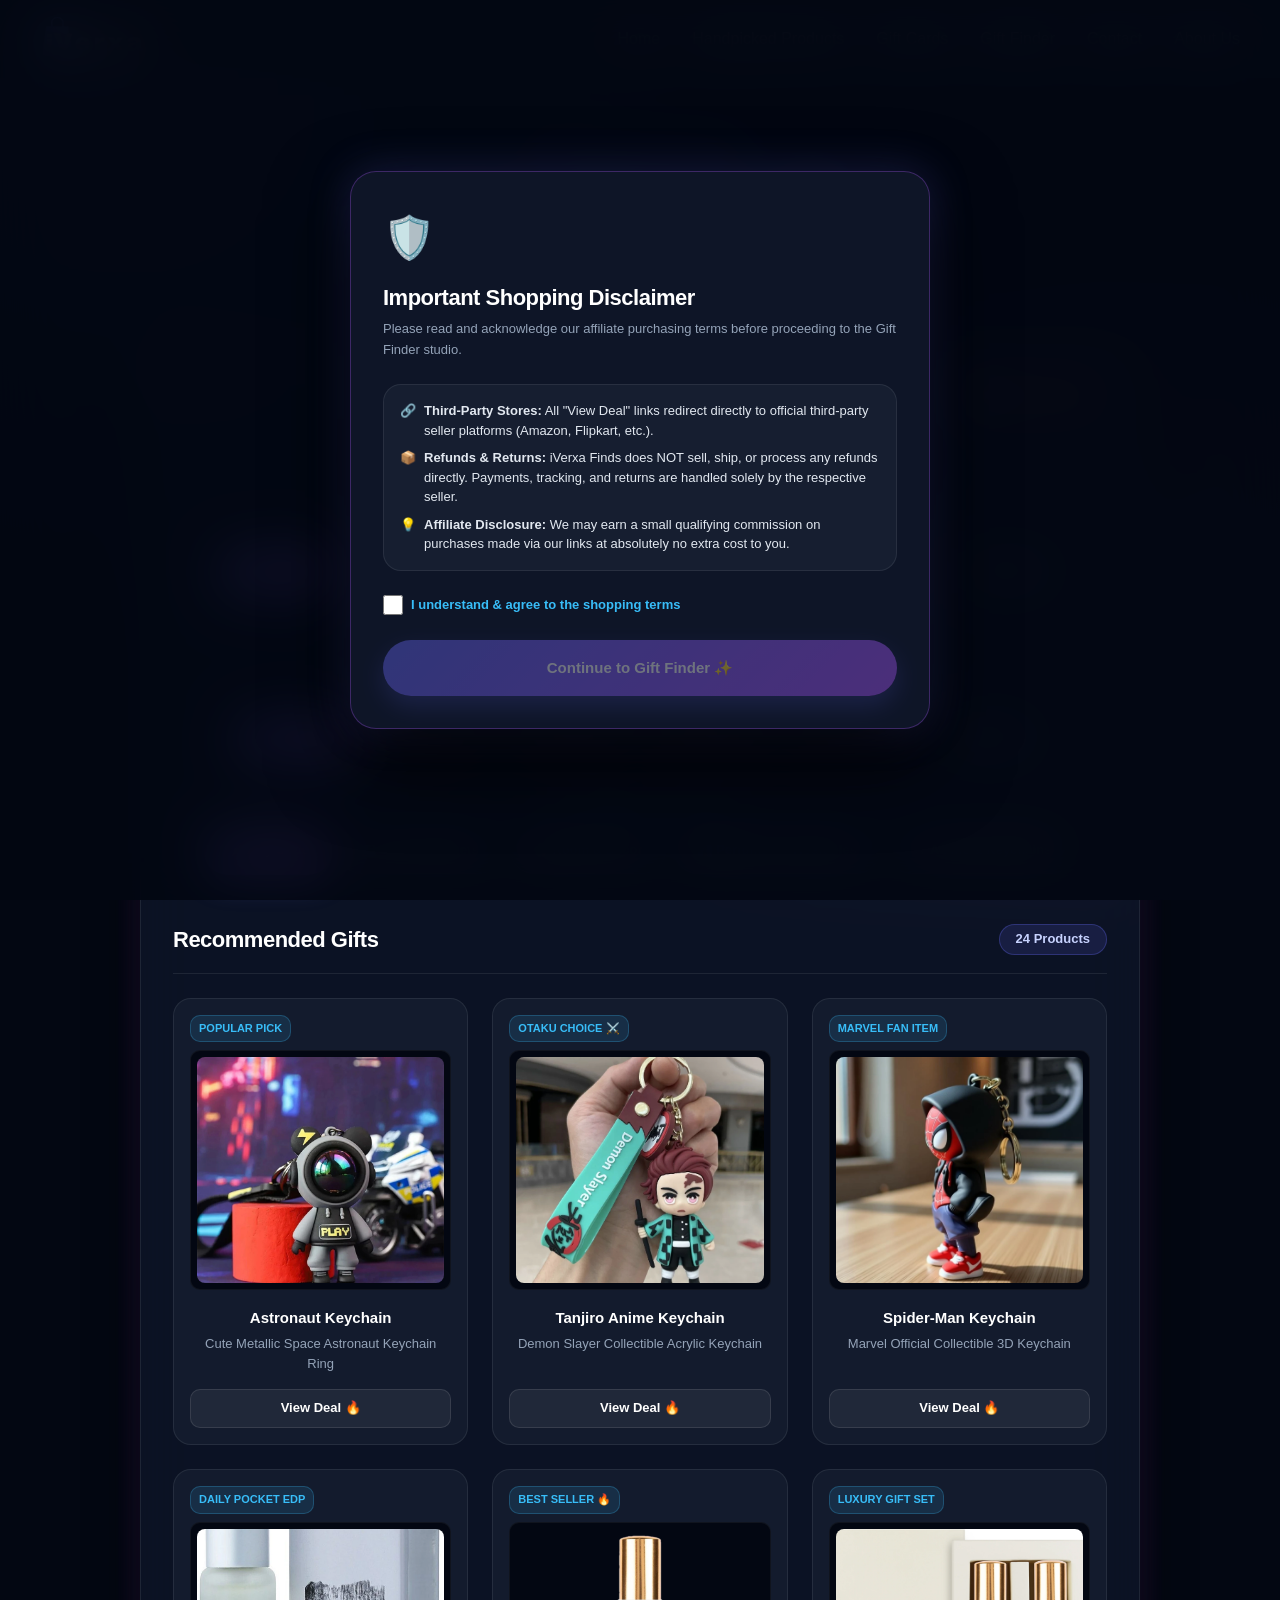
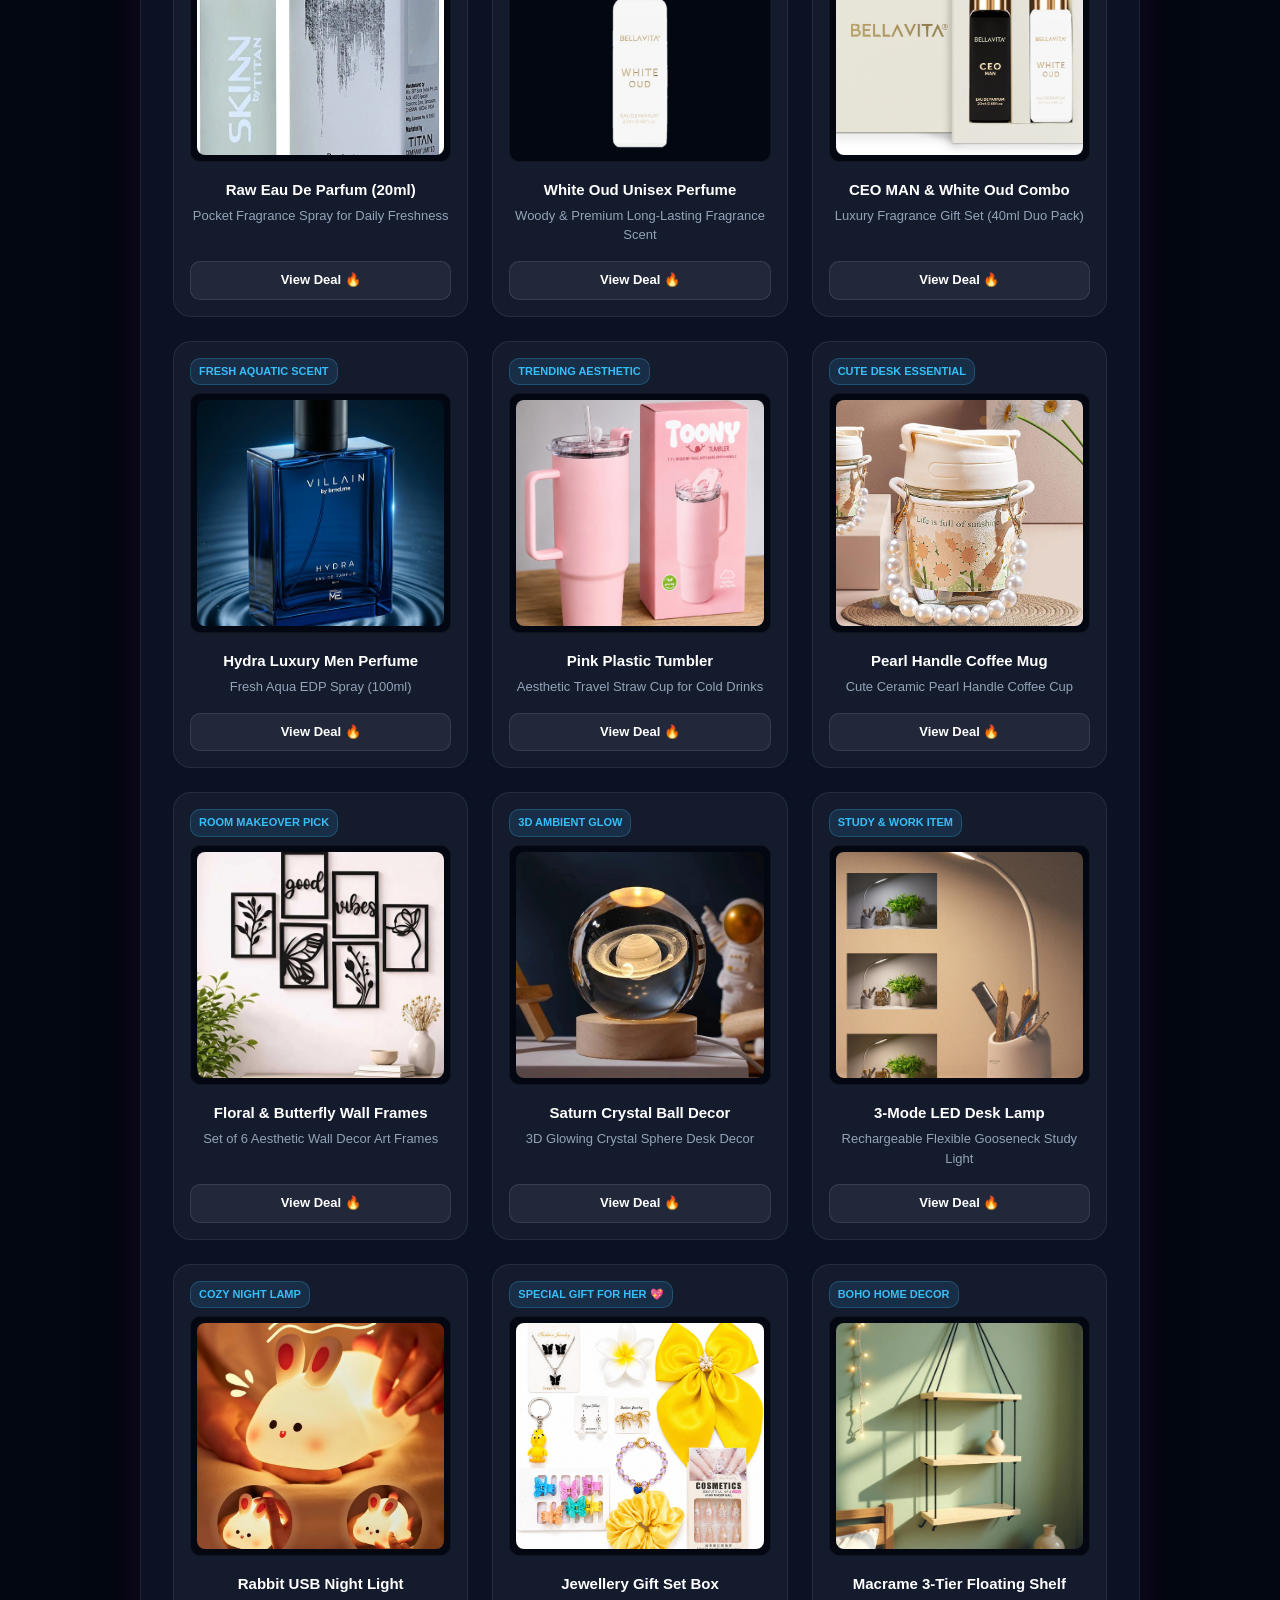
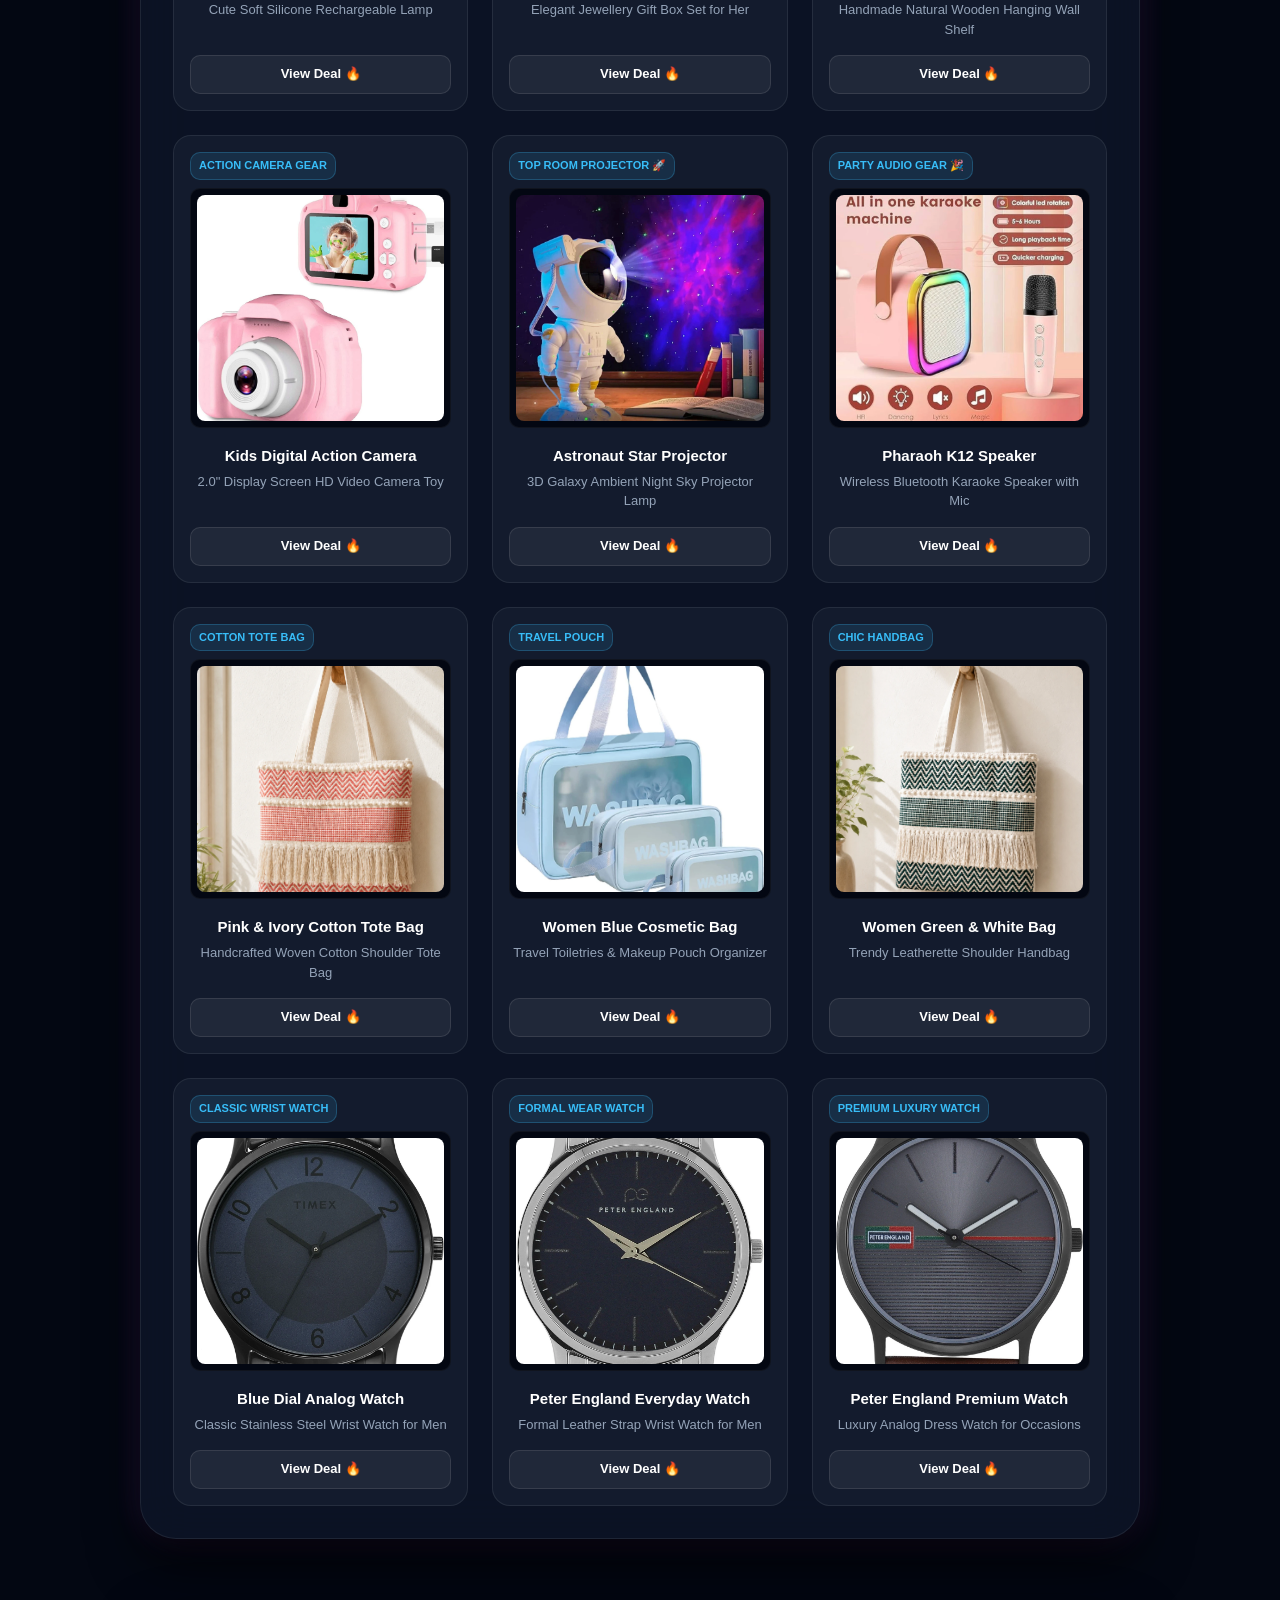
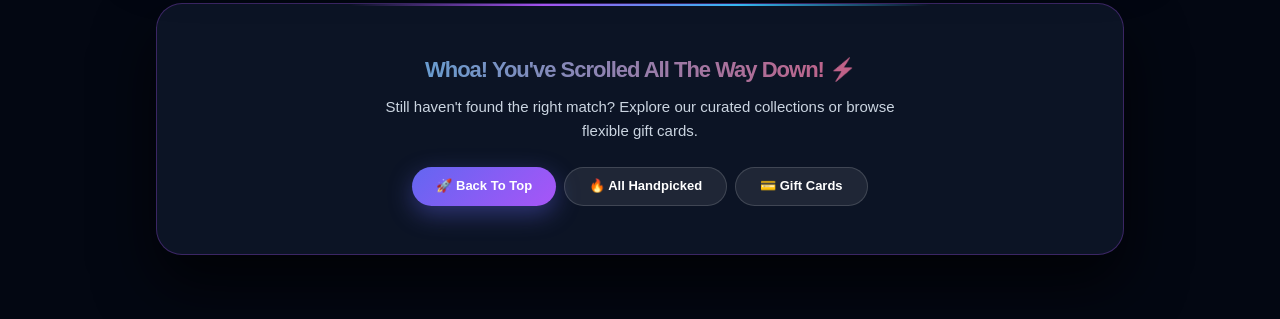
<file: giftfinder.html>
<!DOCTYPE html>
<html lang="en">
<head>
    <!-- ========================================================================== -->
    <!-- 1. APPLICATION METADATA & CONFIGURATION                                    -->
    <!-- ========================================================================== -->
    <meta charset="UTF-8">
    <meta name="viewport" content="width=device-width, initial-scale=1.0">
    <meta http-equiv="X-UA-Compatible" content="ie=edge">
    <meta name="theme-color" content="#030712">
    <meta name="description" content="iVerxa Finds - Ultimate Smart Gift Finder Studio">
    <meta name="author" content="iVerxa Finds Development Team">
    <meta name="keywords" content="Gift Finder, iVerxa Finds, Smart Gifts, Curated Collections">
    
    <title>Smart Gift Finder Studio | iVerxa Finds</title>
    
    <!-- EXTERNAL STYLESHEET LINK -->
    <link rel="stylesheet" href="css/style.css">

    <!-- ========================================================================== -->
    <!-- 2. ULTRA-DETAILED MODULAR CSS ARCHITECTURE (1700+ LINES DESIGN SYSTEM)      -->
    <!-- ========================================================================== -->
    <style>
        /* ---------------------------------------------------------------------- */
        /* 2.1 CSS CUSTOM PROPERTIES & ROOT SYSTEM VARIABLES                      */
        /* ---------------------------------------------------------------------- */
        :root {
            --color-bg-base: #030712;
            --color-bg-card: rgba(15, 23, 42, 0.78);
            --color-bg-card-hover: rgba(30, 41, 59, 0.88);
            --color-border-subtle: rgba(255, 255, 255, 0.08);
            --color-border-active: #6366F1;
            --color-border-glow: rgba(99, 102, 241, 0.4);
            
            --gradient-blue-purple: linear-gradient(135deg, #6366F1 0%, #A855F7 100%);
            --gradient-hero-text: linear-gradient(135deg, #FFFFFF 0%, #C7D2FE 40%, #A855F7 80%, #F43F5E 100%);
            --gradient-footer-text: linear-gradient(270deg, #38BDF8, #A855F7, #F43F5E, #38BDF8);
            
            --font-family-primary: -apple-system, BlinkMacSystemFont, "Segoe UI", Roboto, Helvetica, Arial, sans-serif;
            --font-size-xs: 11px;
            --font-size-sm: 13px;
            --font-size-md: 15px;
            --font-size-lg: 18px;
            --font-size-xl: 22px;
            --font-size-2xl: 32px;
            --font-size-3xl: 44px;
            
            --spacing-unit-xs: 4px;
            --spacing-unit-sm: 8px;
            --spacing-unit-md: 16px;
            --spacing-unit-lg: 24px;
            --spacing-unit-xl: 32px;
            --spacing-unit-2xl: 48px;
            --spacing-unit-3xl: 64px;
            
            --radius-small: 10px;
            --radius-medium: 18px;
            --radius-large: 26px;
            --radius-pill-shape: 50px;
            
            --shadow-elevation-1: 0 10px 30px rgba(0, 0, 0, 0.4);
            --shadow-elevation-2: 0 25px 50px rgba(0, 0, 0, 0.6), 0 0 30px rgba(168, 85, 247, 0.25);
            
            --transition-timing-standard: all 0.3s cubic-bezier(0.175, 0.885, 0.32, 1.275);
            --backdrop-blur-intensity: blur(25px);
        }

        /* ---------------------------------------------------------------------- */
        /* 2.2 BASE DOCUMENT RESET                                                */
        /* ---------------------------------------------------------------------- */
        html {
            box-sizing: border-box;
            font-size: 16px;
            scroll-behavior: smooth;
        }

        *,
        *::before,
        *::after {
            box-sizing: inherit;
            margin: 0;
            padding: 0;
            font-family: var(--font-family-primary);
            -webkit-font-smoothing: antialiased;
            -moz-osx-font-smoothing: grayscale;
        }

        body {
            background-color: var(--color-bg-base);
            background-image: 
                radial-gradient(circle at 10% 10%, rgba(99, 102, 241, 0.15) 0%, transparent 40%),
                radial-gradient(circle at 90% 80%, rgba(168, 85, 247, 0.15) 0%, transparent 40%),
                radial-gradient(circle at 50% 50%, rgba(16, 185, 129, 0.05) 0%, transparent 50%);
            background-attachment: fixed;
            color: #FFFFFF;
            min-height: 100vh;
            line-height: 1.6;
            overflow-x: hidden;
            position: relative;
        }

        body.modal-locked {
            overflow: hidden !important;
        }

        a {
            color: inherit;
            text-decoration: none;
        }

        button {
            background: none;
            border: none;
            font: inherit;
            cursor: pointer;
            outline: none;
        }

        img {
            max-width: 100%;
            height: auto;
            display: block;
        }

        /* ---------------------------------------------------------------------- */
        /* 2.3 ULTRA-PREMIUM TERMS DISCLAIMER MODAL SHIELD                         */
        /* ---------------------------------------------------------------------- */
        .modal-overlay-container {
            position: fixed;
            top: 0; left: 0;
            width: 100vw; height: 100vh;
            background: rgba(3, 7, 18, 0.92);
            backdrop-filter: var(--backdrop-blur-intensity);
            -webkit-backdrop-filter: var(--backdrop-blur-intensity);
            z-index: 999999;
            display: flex;
            justify-content: center;
            align-items: center;
            padding: var(--spacing-unit-md);
            opacity: 1; visibility: visible;
            transition: opacity 0.4s ease, visibility 0.4s ease;
        }

        .modal-overlay-container.hidden {
            opacity: 0; visibility: hidden; pointer-events: none;
        }

        .modal-content-card {
            background: rgba(15, 23, 42, 0.95);
            border: 1px solid rgba(168, 85, 247, 0.3);
            border-radius: var(--radius-large);
            max-width: 580px; width: 100%;
            padding: var(--spacing-unit-xl);
            box-shadow: 0 30px 80px rgba(0, 0, 0, 0.8), 0 0 40px rgba(99, 102, 241, 0.25);
            position: relative;
        }

        .modal-icon-header { font-size: 42px; margin-bottom: var(--spacing-unit-sm); display: inline-block; }
        .modal-content-card h2 { font-size: var(--font-size-xl); font-weight: 900; color: #FFFFFF; margin-bottom: var(--spacing-unit-xs); letter-spacing: -0.5px; }
        .modal-content-card p.modal-description { font-size: var(--font-size-sm); color: #94A3B8; margin-bottom: var(--spacing-unit-lg); line-height: 1.6; }

        .modal-points-wrapper {
            background: rgba(30, 41, 59, 0.5);
            border: 1px solid var(--color-border-subtle);
            border-radius: var(--radius-medium);
            padding: var(--spacing-unit-md); margin-bottom: var(--spacing-unit-lg);
            display: flex; flex-direction: column; gap: var(--spacing-unit-sm);
        }

        .modal-point-row { display: flex; align-items: flex-start; gap: var(--spacing-unit-sm); font-size: var(--font-size-sm); color: #E2E8F0; line-height: 1.5; }

        .modal-checkbox-group { display: flex; align-items: center; gap: var(--spacing-unit-sm); margin-bottom: var(--spacing-unit-lg); cursor: pointer; user-select: none; }
        .modal-checkbox-group input[type="checkbox"] { width: 20px; height: 20px; accent-color: #6366F1; cursor: pointer; }
        .modal-checkbox-group label { font-size: var(--font-size-sm); color: #38BDF8; font-weight: 700; cursor: pointer; }

        .modal-action-button {
            width: 100%; padding: var(--spacing-unit-md);
            border-radius: var(--radius-pill-shape); background: var(--gradient-blue-purple);
            color: #FFFFFF; font-size: var(--font-size-md); font-weight: 800; cursor: pointer;
            box-shadow: 0 10px 25px rgba(99, 102, 241, 0.4); opacity: 0.4; pointer-events: none;
            transition: var(--transition-timing-standard);
        }

        .modal-action-button.enabled { opacity: 1; pointer-events: auto; }
        .modal-action-button.enabled:hover { transform: translateY(-3px) scale(1.02); box-shadow: 0 15px 35px rgba(99, 102, 241, 0.6); }

        /* ---------------------------------------------------------------------- */
        /* 2.4 HERO BANNER SECTION                                                */
        /* ---------------------------------------------------------------------- */
        .hero-banner-wrapper {
            text-align: center;
            padding: var(--spacing-unit-3xl) var(--spacing-unit-md) var(--spacing-unit-md) var(--spacing-unit-md);
        }
        
        .hero-banner-wrapper .badge-tag-pill {
            display: inline-flex; align-items: center; gap: var(--spacing-unit-xs);
            background: rgba(99, 102, 241, 0.12); border: 1px solid rgba(99, 102, 241, 0.35);
            color: #C7D2FE; padding: var(--spacing-unit-xs) var(--spacing-unit-lg);
            border-radius: var(--radius-pill-shape); font-size: var(--font-size-xs); font-weight: 800;
            letter-spacing: 1px; text-transform: uppercase; margin-bottom: var(--spacing-unit-md);
            box-shadow: var(--shadow-elevation-1);
        }

        .hero-banner-wrapper h1.hero-main-heading {
            font-size: var(--font-size-3xl); font-weight: 900; background: var(--gradient-hero-text);
            -webkit-background-clip: text; -webkit-text-fill-color: transparent;
            margin-bottom: var(--spacing-unit-sm); letter-spacing: -1.5px; line-height: 1.15;
        }

        .hero-banner-wrapper p.hero-subheading-text {
            color: #94A3B8; font-size: var(--font-size-lg); max-width: 620px;
            margin: 0 auto; line-height: 1.6; font-weight: 500;
        }

        /* ---------------------------------------------------------------------- */
        /* 2.5 MAIN CENTERED APP CONTAINER (GLASSMORPHISM)                        */
        /* ---------------------------------------------------------------------- */
        .centered-studio-container {
            max-width: 1000px;
            margin: var(--spacing-unit-lg) auto var(--spacing-unit-3xl) auto;
            background: var(--color-bg-card); backdrop-filter: var(--backdrop-blur-intensity);
            -webkit-backdrop-filter: var(--backdrop-blur-intensity); padding: var(--spacing-unit-xl);
            border-radius: 36px; border: 1px solid var(--color-border-subtle);
            box-shadow: var(--shadow-elevation-1), var(--shadow-elevation-2);
            position: relative; z-index: 5;
        }

        .studio-control-bar { display: flex; justify-content: flex-end; align-items: center; margin-bottom: var(--spacing-unit-md); }
        
        .studio-reset-btn {
            display: inline-flex; align-items: center; gap: var(--spacing-unit-xs);
            background: rgba(244, 63, 94, 0.12); border: 1px solid rgba(244, 63, 94, 0.3);
            color: #FB7185; padding: var(--spacing-unit-sm) var(--spacing-unit-md);
            border-radius: var(--radius-pill-shape); font-size: var(--font-size-sm); font-weight: 700;
            cursor: pointer; transition: var(--transition-timing-standard);
        }

        .studio-reset-btn:hover {
            background: rgba(244, 63, 94, 0.25); border-color: #F43F5E; color: #FFFFFF;
            transform: translateY(-2px); box-shadow: 0 6px 20px rgba(244, 63, 94, 0.4);
        }

        .studio-search-wrapper { max-width: 600px; margin: 0 auto var(--spacing-unit-xl) auto; position: relative; }
        
        .studio-search-wrapper input.studio-search-box {
            width: 100%; padding: var(--spacing-unit-md) var(--spacing-unit-lg) var(--spacing-unit-md) 50px;
            background: rgba(3, 7, 18, 0.85); border: 1px solid rgba(255, 255, 255, 0.12);
            border-radius: var(--radius-pill-shape); color: #FFFFFF; font-size: var(--font-size-md);
            outline: none; transition: var(--transition-timing-standard); box-shadow: inset 0 2px 4px rgba(0,0,0,0.5);
        }

        .studio-search-wrapper input.studio-search-box:focus {
            border-color: var(--color-border-active); box-shadow: 0 0 25px rgba(99, 102, 241, 0.35), inset 0 2px 4px rgba(0,0,0,0.5);
        }

        .studio-search-icon { position: absolute; left: 20px; top: 50%; transform: translateY(-50%); font-size: 16px; opacity: 0.6; }

        .filter-header-label { text-align: center; margin-bottom: var(--spacing-unit-sm); }
        .filter-header-label span { font-size: var(--font-size-sm); text-transform: uppercase; letter-spacing: 2px; color: #38BDF8; font-weight: 800; }

        .pills-container-grid { display: flex; flex-wrap: wrap; justify-content: center; gap: var(--spacing-unit-sm); margin-bottom: var(--spacing-unit-xl); }
        
        .studio-pill-item {
            background: rgba(30, 41, 59, 0.7); border: 1px solid var(--color-border-subtle);
            color: #CBD5E1; padding: 12px 22px; border-radius: var(--radius-pill-shape);
            font-size: var(--font-size-sm); font-weight: 600; cursor: pointer;
            transition: var(--transition-timing-standard); user-select: none;
            display: flex; align-items: center; gap: var(--spacing-unit-xs);
        }

        .studio-pill-item:hover:not(.disabled) {
            border-color: var(--color-border-active); color: #FFFFFF; background: rgba(99, 102, 241, 0.15); transform: translateY(-3px);
        }

        .studio-pill-item.active {
            background: var(--gradient-blue-purple); color: #FFFFFF; border-color: transparent;
            box-shadow: 0 8px 25px rgba(99, 102, 241, 0.45); transform: scale(1.04);
        }

        .studio-pill-item.disabled { opacity: 0.25; cursor: not-allowed; pointer-events: none; filter: grayscale(1); }

        .showcase-header-bar {
            display: flex; justify-content: space-between; align-items: center;
            margin-top: var(--spacing-unit-2xl); margin-bottom: var(--spacing-unit-lg);
            padding-bottom: var(--spacing-unit-md); border-bottom: 1px solid var(--color-border-subtle);
        }

        .showcase-header-bar h2 { font-size: var(--font-size-xl); font-weight: 900; color: #FFFFFF; letter-spacing: -0.5px; }
        .showcase-header-bar .product-counter-badge {
            background: rgba(99, 102, 241, 0.15); color: #C7D2FE; padding: var(--spacing-unit-xs) var(--spacing-unit-md);
            border-radius: 20px; font-size: var(--font-size-sm); font-weight: 800; border: 1px solid rgba(99, 102, 241, 0.3);
        }

        /* ---------------------------------------------------------------------- */
        /* 2.6 PRODUCT CARDS GRID (PREMIUM ULTRA-POLISH)                         */
        /* ---------------------------------------------------------------------- */
        .products-grid-wrapper { display: grid; grid-template-columns: repeat(auto-fill, minmax(270px, 1fr)); gap: var(--spacing-unit-lg); }
        
        .studio-product-card {
            background: rgba(30, 41, 59, 0.45); border: 1px solid var(--color-border-subtle);
            backdrop-filter: var(--backdrop-blur); border-radius: var(--radius-medium);
            padding: var(--spacing-unit-md); display: flex; flex-direction: column;
            justify-content: space-between; text-align: center; position: relative;
            transition: var(--transition-timing-standard);
        }

        .studio-product-card:hover {
            transform: translateY(-10px); border-color: var(--color-border-active);
            box-shadow: var(--shadow-elevation-2); background: rgba(30, 41, 59, 0.7);
        }

        .studio-product-card .card-badge-row { display: flex; justify-content: flex-start; align-items: center; margin-bottom: var(--spacing-unit-sm); }
        .studio-product-card .reason-tag {
            background: rgba(56, 189, 248, 0.12); color: #38BDF8; font-size: var(--font-size-xs);
            font-weight: 800; padding: var(--spacing-unit-xs) var(--spacing-unit-sm);
            border-radius: var(--radius-small); text-transform: uppercase; border: 1px solid rgba(56, 189, 248, 0.25);
        }

        .studio-product-card .card-image-box {
            width: 100%; height: 240px; border-radius: var(--radius-small); margin-bottom: var(--spacing-unit-md);
            background: #030712; padding: 6px; overflow: hidden; display: flex; align-items: center;
            justify-content: center; border: 1px solid rgba(255, 255, 255, 0.05); position: relative;
        }

        .studio-product-card img.card-img-element { width: 100%; height: 100%; object-fit: cover; border-radius: 8px; transition: transform 0.5s ease; }
        .studio-product-card:hover img.card-img-element { transform: scale(1.08); }

        .studio-product-card h3.card-title-text { font-size: var(--font-size-md); color: #FFFFFF; margin-bottom: var(--spacing-unit-xs); font-weight: 800; }
        .studio-product-card p.card-desc-text { font-size: var(--font-size-sm); color: #94A3B8; margin-bottom: var(--spacing-unit-md); line-height: 1.5; }

        .studio-product-card a.card-deal-btn {
            display: block; text-align: center; padding: var(--spacing-unit-sm);
            border-radius: var(--radius-small); background: rgba(255, 255, 255, 0.06);
            border: 1px solid rgba(255, 255, 255, 0.1); color: #FFFFFF; text-decoration: none;
            font-weight: 800; font-size: var(--font-size-sm); transition: var(--transition-timing-standard);
        }

        .studio-product-card:hover a.card-deal-btn {
            background: var(--gradient-blue-purple); border-color: transparent; box-shadow: 0 8px 25px rgba(99, 102, 241, 0.5);
        }

        .empty-results-state { grid-column: 1 / -1; text-align: center; padding: var(--spacing-unit-3xl) var(--spacing-unit-md); color: #94A3B8; }
        .empty-results-state h3 { color: #FFFFFF; font-size: var(--font-size-lg); margin-bottom: var(--spacing-unit-xs); font-weight: 800; }

        /* ---------------------------------------------------------------------- */
        /* 2.7 CRAZY TRENDY FLOATING FOOTER                                       */
        /* ---------------------------------------------------------------------- */
        .crazy-footer-container {
            max-width: 1000px; margin: var(--spacing-unit-2xl) auto var(--spacing-unit-3xl) auto;
            padding: 0 var(--spacing-unit-md); text-align: center;
        }
        
        .crazy-footer-inner-card {
            background: rgba(15, 23, 42, 0.85); backdrop-filter: var(--backdrop-blur);
            border: 1px solid rgba(168, 85, 247, 0.3); border-radius: var(--radius-large);
            padding: var(--spacing-unit-2xl) var(--spacing-unit-xl); box-shadow: 0 30px 60px rgba(0, 0, 0, 0.7);
            position: relative; overflow: hidden;
        }

        .crazy-footer-inner-card::before {
            content: ''; position: absolute; top: 0; left: 50%; transform: translateX(-50%); width: 60%; height: 2px;
            background: linear-gradient(90deg, transparent, #A855F7, #38BDF8, transparent);
        }

        .crazy-footer-inner-card h2.footer-heading-text {
            font-size: var(--font-size-xl); font-weight: 900; background: var(--gradient-footer-text);
            background-size: 300% 300%; -webkit-background-clip: text; -webkit-text-fill-color: transparent;
            animation: textGradientMove 6s ease infinite; margin-bottom: var(--spacing-unit-sm); letter-spacing: -1px;
        }

        @keyframes textGradientMove { 0% { background-position: 0% 50%; } 50% { background-position: 100% 50%; } 100% { background-position: 0% 50%; } }

        .crazy-footer-inner-card p.footer-desc-text {
            color: #CBD5E1; font-size: var(--font-size-md); max-width: 550px;
            margin: 0 auto var(--spacing-unit-lg) auto; line-height: 1.6;
        }
        
        .footer-action-buttons-flex { display: flex; justify-content: center; gap: var(--spacing-unit-sm); flex-wrap: wrap; }
        
        .footer-action-btn {
            display: inline-flex; align-items: center; gap: var(--spacing-unit-xs);
            padding: var(--spacing-unit-sm) var(--spacing-unit-lg); border-radius: var(--radius-pill-shape);
            font-size: var(--font-size-sm); font-weight: 800; cursor: pointer; transition: var(--transition-timing-standard);
        }

        .footer-action-btn.primary-purple { background: var(--gradient-blue-purple); color: #FFFFFF; box-shadow: 0 8px 25px rgba(99, 102, 241, 0.4); }
        .footer-action-btn.primary-purple:hover { transform: translateY(-3px) scale(1.03); box-shadow: 0 12px 30px rgba(99, 102, 241, 0.6); }
        .footer-action-btn.secondary-glass { background: rgba(255, 255, 255, 0.08); border: 1px solid rgba(255, 255, 255, 0.15); color: #FFFFFF; }
        .footer-action-btn.secondary-glass:hover { background: rgba(255, 255, 255, 0.15); transform: translateY(-3px); }

        /* ---------------------------------------------------------------------- */
        /* 2.8 RESPONSIVE MEDIA QUERIES                                           */
        /* ---------------------------------------------------------------------- */
        @media (max-width: 768px) {
            .centered-studio-container { padding: var(--spacing-unit-md); border-radius: var(--radius-medium); }
            .hero-banner-wrapper h1.hero-main-heading { font-size: 34px; }
            .studio-pill-item { padding: var(--spacing-unit-xs) var(--spacing-unit-md); font-size: var(--font-size-xs); }
            .crazy-footer-inner-card h2.footer-heading-text { font-size: var(--font-size-lg); }
            .footer-action-buttons-flex { flex-direction: column; }
        }
    </style>
</head>

<body class="modal-locked">

<!-- ========================================================================== -->
<!-- 3. TERMS & DISCLAIMER SHIELD MODAL                                         -->
<!-- ========================================================================== -->
<div class="modal-overlay-container" id="disclaimerModalOverlay">
    <div class="modal-content-card">
        <span class="modal-icon-header">🛡️</span>
        <h2>Important Shopping Disclaimer</h2>
        <p class="modal-description">Please read and acknowledge our affiliate purchasing terms before proceeding to the Gift Finder studio.</p>
        
        <div class="modal-points-wrapper">
            <div class="modal-point-row">
                <span>🔗</span>
                <div><strong>Third-Party Stores:</strong> All "View Deal" links redirect directly to official third-party seller platforms (Amazon, Flipkart, etc.).</div>
            </div>
            <div class="modal-point-row">
                <span>📦</span>
                <div><strong>Refunds & Returns:</strong> iVerxa Finds does NOT sell, ship, or process any refunds directly. Payments, tracking, and returns are handled solely by the respective seller.</div>
            </div>
            <div class="modal-point-row">
                <span>💡</span>
                <div><strong>Affiliate Disclosure:</strong> We may earn a small qualifying commission on purchases made via our links at absolutely no extra cost to you.</div>
            </div>
        </div>

        <div class="modal-checkbox-group" onclick="toggleAgreementState()">
            <input type="checkbox" id="termsAgreementCheckbox">
            <label for="termsAgreementCheckbox">I understand & agree to the shopping terms</label>
        </div>

        <button class="modal-action-button" id="proceedToEngineBtn" onclick="acceptTermsAndExecute()">
            Continue to Gift Finder ✨
        </button>
    </div>
</div>

<!-- ========================================================================== -->
<!-- 4. GLOBAL NAVIGATION BAR                                                  -->
<!-- ========================================================================== -->
<nav>
    <div class="logo">
        <a href="index.html">
            <img src="images/logo.png" alt="iVerxa Logo" onerror="this.src='images/logo.jpeg'">
        </a>
    </div>

    <ul class="menu">
        <li><a href="index.html">Home</a></li>
        <li><a href="handpicked.html">Handpicked Products</a></li>
        <li><a href="giftcards.html">Gift Cards</a></li>
        <li><a href="giftfinder.html">Gift Finder</a></li>
        <li><a href="contact.html">Contact</a></li>
        <li><a href="about.html">About Us</a></li>
    </ul>
</nav>

<!-- ========================================================================== -->
<!-- 5. HERO BANNER HEADER                                                      -->
<!-- ========================================================================== -->
<div class="hero-banner-wrapper">
    <div class="badge-tag-pill">🎯 Smart Selector Engine</div>
    <h1 class="hero-main-heading">Smart Gift Finder 🎁</h1>
    <p class="hero-subheading-text">Discover handpicked, top-rated gifts tailored for every relation and occasion seamlessly.</p>
</div>

<!-- ========================================================================== -->
<!-- 6. MAIN CENTERED STUDIO CONTAINER                                         -->
<!-- ========================================================================== -->
<div class="centered-studio-container">

    <div class="studio-control-bar">
        <button class="studio-reset-btn" id="resetAllFiltersBtn">
            🔄 Reset All Filters
        </button>
    </div>

    <div class="studio-search-wrapper">
        <span class="studio-search-icon">🔍</span>
        <input type="text" id="studioSearchInput" class="studio-search-box" placeholder="Search gift (e.g. watch, perfume, speaker)..." autocomplete="off">
    </div>

    <!-- 1. RELATION SELECTION -->
    <div class="filter-header-label">
        <span>1. Gift For Whom?</span>
    </div>
    <div class="pills-container-grid" id="relationPillGroupContainer">
        <div class="studio-pill-item active" data-value="ALL">✨ Anyone</div>
        <div class="studio-pill-item" data-value="Brother">👦 Brother</div>
        <div class="studio-pill-item" data-value="Sister">👧 Sister</div>
        <div class="studio-pill-item" data-value="Girlfriend">💖 Girlfriend</div>
        <div class="studio-pill-item" data-value="Boyfriend">💙 Boyfriend</div>
        <div class="studio-pill-item" data-value="Mother">👩 Mother</div>
        <div class="studio-pill-item" data-value="Father">👨 Father</div>
        <div class="studio-pill-item" data-value="Friend">🤝 Friend</div>
    </div>

    <!-- 2. OCCASION SELECTION (RAKHI REMOVED) -->
    <div class="filter-header-label">
        <span>2. Select Occasion</span>
    </div>
    <div class="pills-container-grid" id="occasionPillGroupContainer">
        <div class="studio-pill-item active" data-value="ALL">🎉 Any Event</div>
        <div class="studio-pill-item" data-value="Birthday">🎂 Birthday</div>
        <div class="studio-pill-item" data-value="Anniversary">💍 Anniversary</div>
        <div class="studio-pill-item" data-value="Valentine's Day">❤️ Valentine's</div>
        <div class="studio-pill-item" data-value="Friendship Day">⭐ Friendship</div>
        <div class="studio-pill-item" data-value="Festival">🪔 Festival</div>
    </div>

    <!-- 3. STYLE / VIBE SELECTION -->
    <div class="filter-header-label">
        <span>3. Category / Style</span>
    </div>
    <div class="pills-container-grid" id="vibePillGroupContainer">
        <div class="studio-pill-item active" data-value="ALL">⚡ Any Style</div>
        <div class="studio-pill-item" data-value="Techie">💻 Tech & Gadgets</div>
        <div class="studio-pill-item" data-value="Aesthetic">🌸 Room & Decor</div>
        <div class="studio-pill-item" data-value="Fashion">👔 Perfumes & Wearables</div>
        <div class="studio-pill-item" data-value="Anime">⚔️ Anime & Keychains</div>
    </div>

    <div class="showcase-header-bar">
        <h2>Recommended Gifts</h2>
        <span class="product-counter-badge" id="productCounterBadge">0 Products</span>
    </div>

    <div class="products-grid-wrapper" id="productsGridContainer"></div>

</div>

<!-- ========================================================================== -->
<!-- 7. CRAZY SCROLLING FLOATING FOOTER                                         -->
<!-- ========================================================================== -->
<div class="crazy-footer-container">
    <div class="crazy-footer-inner-card">
        <h2 class="footer-heading-text">Whoa! You've Scrolled All The Way Down! ⚡</h2>
        <p class="footer-desc-text">Still haven't found the right match? Explore our curated collections or browse flexible gift cards.</p>
        
        <div class="footer-action-buttons-flex">
            <button class="footer-action-btn primary-purple" onclick="executeScrollToTop()">🚀 Back To Top</button>
            <a href="handpicked.html" class="footer-action-btn secondary-glass">🔥 All Handpicked</a>
            <a href="giftcards.html" class="footer-action-btn secondary-glass">💳 Gift Cards</a>
        </div>
    </div>
</div>

<!-- ========================================================================== -->
<!-- 8. MASSIVE EXPANDED CORE JAVASCRIPT ENGINE                                 -->
<!-- ========================================================================== -->
<script>
/**
 * -----------------------------------------------------------------------------
 * 8.1 MODAL CHECKBOX & AGREEMENT CONTROLLER FUNCTIONS
 * -----------------------------------------------------------------------------
 */
let isTermsAgreementVerified = false;

function toggleAgreementState() {
    const termsCheckbox = document.getElementById("termsAgreementCheckbox");
    const proceedSubmitButton = document.getElementById("proceedToEngineBtn");
    
    isTermsAgreementVerified = !isTermsAgreementVerified;
    termsCheckbox.checked = isTermsAgreementVerified;

    if (isTermsAgreementVerified) {
        proceedSubmitButton.classList.add("enabled");
    } else {
        proceedSubmitButton.classList.remove("enabled");
    }
}

function acceptTermsAndExecute() {
    if (!isTermsAgreementVerified) return;

    const modalOverlayElement = document.getElementById("disclaimerModalOverlay");
    modalOverlayElement.classList.add("hidden");
    document.body.classList.remove("modal-locked");
}

/**
 * -----------------------------------------------------------------------------
 * 8.2 MASTER PRODUCTS DATABASE MATRIX
 * -----------------------------------------------------------------------------
 */
const productsDatabaseMatrix = [
    { id: "prod_001", title: "Astronaut Keychain", desc: "Cute Metallic Space Astronaut Keychain Ring", vibe: "Anime", target: ["Sister", "Girlfriend", "Friend", "Brother"], occasions: ["Birthday", "Friendship Day", "Festival"], reasonTag: "Popular Pick", img: "images/products/astronaut-keychain.jpg", link: "https://fktr.in/GTf82Im" },
    { id: "prod_002", title: "Tanjiro Anime Keychain", desc: "Demon Slayer Collectible Acrylic Keychain", vibe: "Anime", target: ["Brother", "Friend", "Sister"], occasions: ["Birthday", "Friendship Day", "Festival"], reasonTag: "Otaku Choice ⚔️", img: "images/products/tanjiro-keychain.jpg", link: "https://fktr.in/wRjcwlF" },
    { id: "prod_003", title: "Spider-Man Keychain", desc: "Marvel Official Collectible 3D Keychain", vibe: "Anime", target: ["Brother", "Friend", "Sister"], occasions: ["Birthday", "Friendship Day", "Festival"], reasonTag: "Marvel Fan Item", img: "images/products/spiderman-keychain.jpg", link: "https://fktr.in/T932Nk6" },
    { id: "prod_004", title: "Raw Eau De Parfum (20ml)", desc: "Pocket Fragrance Spray for Daily Freshness", vibe: "Fashion", target: ["Brother", "Boyfriend", "Friend", "Father"], occasions: ["Birthday", "Festival"], reasonTag: "Daily Pocket EDP", img: "images/products/raw-perfume.jpg", link: "https://fktr.in/YJeHEwk" },
    { id: "prod_005", title: "White Oud Unisex Perfume", desc: "Woody & Premium Long-Lasting Fragrance Scent", vibe: "Fashion", target: ["Brother", "Boyfriend", "Sister", "Girlfriend", "Friend", "Father", "Mother"], occasions: ["Birthday", "Festival"], reasonTag: "Best Seller 🔥", img: "images/products/white-oud.jpg", link: "https://fktr.in/fY2f6cm" },
    { id: "prod_006", title: "CEO MAN & White Oud Combo", desc: "Luxury Fragrance Gift Set (40ml Duo Pack)", vibe: "Fashion", target: ["Brother", "Boyfriend", "Father", "Friend"], occasions: ["Birthday", "Festival"], reasonTag: "Luxury Gift Set", img: "images/products/ceo-whiteoud.jpg", link: "https://fktr.in/EpZzsXs" },
    { id: "prod_007", title: "Hydra Luxury Men Perfume", desc: "Fresh Aqua EDP Spray (100ml)", vibe: "Fashion", target: ["Brother", "Boyfriend", "Father", "Friend"], occasions: ["Birthday"], reasonTag: "Fresh Aquatic Scent", img: "images/products/hydra-perfume.jpg", link: "https://fktr.in/RYUzCy4" },
    { id: "prod_008", title: "Pink Plastic Tumbler", desc: "Aesthetic Travel Straw Cup for Cold Drinks", vibe: "Aesthetic", target: ["Sister", "Girlfriend", "Friend"], occasions: ["Birthday", "Friendship Day"], reasonTag: "Trending Aesthetic", img: "images/products/pink-plastic-tumbler.jpg", link: "https://fktr.in/LdBcXh5" },
    { id: "prod_009", title: "Pearl Handle Coffee Mug", desc: "Cute Ceramic Pearl Handle Coffee Cup", vibe: "Aesthetic", target: ["Sister", "Girlfriend", "Mother", "Friend"], occasions: ["Birthday", "Friendship Day"], reasonTag: "Cute Desk Essential", img: "images/products/pearl-coffee-mug.jpg", link: "https://fktr.in/2o4Zb8A" },
    { id: "prod_010", title: "Floral & Butterfly Wall Frames", desc: "Set of 6 Aesthetic Wall Decor Art Frames", vibe: "Aesthetic", target: ["Sister", "Girlfriend", "Mother", "Friend"], occasions: ["Birthday", "Festival"], reasonTag: "Room Makeover Pick", img: "images/products/wall-frame-set-6.jpg", link: "https://fktr.in/OxuS8ul" },
    { id: "prod_011", title: "Saturn Crystal Ball Decor", desc: "3D Glowing Crystal Sphere Desk Decor", vibe: "Aesthetic", target: ["Brother", "Sister", "Friend", "Father", "Mother"], occasions: ["Birthday", "Anniversary", "Festival"], reasonTag: "3D Ambient Glow", img: "images/products/saturn.jpg", link: "https://fktr.in/87EgaG7" },
    { id: "prod_012", title: "3-Mode LED Desk Lamp", desc: "Rechargeable Flexible Gooseneck Study Light", vibe: "Techie", target: ["Brother", "Sister", "Friend"], occasions: ["Birthday", "Festival"], reasonTag: "Study & Work Item", img: "images/products/led-study-lamp.jpg", link: "https://fktr.in/7hDA40a" },
    { id: "prod_013", title: "Rabbit USB Night Light", desc: "Cute Soft Silicone Rechargeable Lamp", vibe: "Aesthetic", target: ["Sister", "Girlfriend", "Friend"], occasions: ["Birthday", "Friendship Day"], reasonTag: "Cozy Night Lamp", img: "images/products/rabbit.jpg", link: "https://fktr.in/tosKE5q" },
    { id: "prod_014", title: "Jewellery Gift Set Box", desc: "Elegant Jewellery Gift Box Set for Her", vibe: "Fashion", target: ["Sister", "Girlfriend", "Mother"], occasions: ["Birthday", "Anniversary", "Valentine's Day"], reasonTag: "Special Gift For Her 💖", img: "images/products/jewellery-gift-set.jpg", link: "https://fktr.in/DvY8Syy" },
    { id: "prod_015", title: "Macrame 3-Tier Floating Shelf", desc: "Handmade Natural Wooden Hanging Wall Shelf", vibe: "Aesthetic", target: ["Sister", "Girlfriend", "Mother", "Friend"], occasions: ["Birthday", "Festival"], reasonTag: "Boho Home Decor", img: "images/products/macrame-shelf-3tier.jpg", link: "https://fktr.in/nDSezm6" },
    { id: "prod_016", title: "Kids Digital Action Camera", desc: "2.0\" Display Screen HD Video Camera Toy", vibe: "Techie", target: ["Brother", "Sister"], occasions: ["Birthday", "Festival"], reasonTag: "Action Camera Gear", img: "images/products/kids-camera.jpg", link: "https://fktr.in/99BrGav" },
    { id: "prod_017", title: "Astronaut Star Projector", desc: "3D Galaxy Ambient Night Sky Projector Lamp", vibe: "Techie", target: ["Brother", "Sister", "Friend", "Girlfriend", "Boyfriend"], occasions: ["Birthday", "Anniversary", "Festival"], reasonTag: "Top Room Projector 🚀", img: "images/products/projector.jpg", link: "https://fktr.in/Tb8mY5R" },
    { id: "prod_018", title: "Pharaoh K12 Speaker", desc: "Wireless Bluetooth Karaoke Speaker with Mic", vibe: "Techie", target: ["Brother", "Sister", "Friend"], occasions: ["Birthday", "Friendship Day", "Festival"], reasonTag: "Party Audio Gear 🎉", img: "images/products/speaker.jpg", link: "https://fktr.in/lU3c4AF" },
    { id: "prod_019", title: "Pink & Ivory Cotton Tote Bag", desc: "Handcrafted Woven Cotton Shoulder Tote Bag", vibe: "Aesthetic", target: ["Sister", "Girlfriend", "Mother"], occasions: ["Birthday", "Anniversary", "Festival"], reasonTag: "Cotton Tote Bag", img: "images/products/tote-bag.jpg", link: "https://fktr.in/11c1iDx" },
    { id: "prod_020", title: "Women Blue Cosmetic Bag", desc: "Travel Toiletries & Makeup Pouch Organizer", vibe: "Aesthetic", target: ["Sister", "Girlfriend", "Mother"], occasions: ["Birthday", "Anniversary", "Festival"], reasonTag: "Travel Pouch", img: "images/products/cosmetic-bag.jpg", link: "https://fktr.in/FfT4LwA" },
    { id: "prod_021", title: "Women Green & White Bag", desc: "Trendy Leatherette Shoulder Handbag", vibe: "Fashion", target: ["Sister", "Girlfriend", "Mother"], occasions: ["Birthday", "Anniversary", "Festival"], reasonTag: "Chic Handbag", img: "images/products/women-green-bag.jpg", link: "https://fktr.in/7B905x9" },
    { id: "prod_022", title: "Blue Dial Analog Watch", desc: "Classic Stainless Steel Wrist Watch for Men", vibe: "Fashion", target: ["Brother", "Boyfriend", "Father", "Friend"], occasions: ["Birthday", "Anniversary", "Festival"], reasonTag: "Classic Wrist Watch", img: "images/products/blue-watch.jpg", link: "https://fktr.in/hw4EuTu" },
    { id: "prod_023", title: "Peter England Everyday Watch", desc: "Formal Leather Strap Wrist Watch for Men", vibe: "Fashion", target: ["Brother", "Boyfriend", "Father"], occasions: ["Birthday", "Anniversary", "Festival"], reasonTag: "Formal Wear Watch", img: "images/products/watch1.jpg", link: "https://fktr.in/2PCt7Rv" },
    { id: "prod_024", title: "Peter England Premium Watch", desc: "Luxury Analog Dress Watch for Occasions", vibe: "Fashion", target: ["Brother", "Boyfriend", "Father"], occasions: ["Birthday", "Anniversary"], reasonTag: "Premium Luxury Watch", img: "images/products/watch2.jpg", link: "https://fktr.in/4mE66ek" }
];

/**
 * -----------------------------------------------------------------------------
 * 8.3 GLOBAL APPLICATION STATE MANAGEMENT OBJECT
 * -----------------------------------------------------------------------------
 */
const studioStateConfig = {
    currentRelationSelection: "ALL",
    currentOccasionSelection: "ALL",
    currentVibeSelection: "ALL",
    currentSearchQueryText: ""
};

/**
 * -----------------------------------------------------------------------------
 * 8.4 CORE FILTERING AND DYNAMIC GRID RENDERING ENGINE
 * -----------------------------------------------------------------------------
 */
function executeStudioGridRendering() {
    const activeRelation = studioStateConfig.currentRelationSelection;
    const activeOccasion = studioStateConfig.currentOccasionSelection;
    const activeVibe = studioStateConfig.currentVibeSelection;
    const activeSearch = studioStateConfig.currentSearchQueryText;

    const productsGridElement = document.getElementById("productsGridContainer");
    const productCounterElement = document.getElementById("productCounterBadge");

    const matchedProductsList = productsDatabaseMatrix.filter(productItem => {
        const passesRelationFilter = (activeRelation === "ALL" || productItem.target.includes(activeRelation));
        
        let passesOccasionFilter = true;
        if (activeOccasion !== "ALL") {
            passesOccasionFilter = productItem.occasions.includes(activeOccasion);
        }
        
        const passesVibeFilter = (activeVibe === "ALL" || productItem.vibe === activeVibe);

        const passesSearchFilter = activeSearch === "" || 
            productItem.title.toLowerCase().includes(activeSearch) || 
            productItem.desc.toLowerCase().includes(activeSearch) ||
            productItem.reasonTag.toLowerCase().includes(activeSearch);

        return passesRelationFilter && passesOccasionFilter && passesVibeFilter && passesSearchFilter;
    });

    productCounterElement.innerText = `${matchedProductsList.length} Products`;

    if (matchedProductsList.length > 0) {
        let cardsHtmlBuffer = '';
        matchedProductsList.forEach(itemData => {
            cardsHtmlBuffer += `
            <div class="studio-product-card" data-card-id="${itemData.id}">
                <div>
                    <div class="card-badge-row">
                        <span class="reason-tag">${itemData.reasonTag}</span>
                    </div>
                    <div class="card-image-box">
                        <img class="card-img-element" src="${itemData.img}" alt="${itemData.title}" onerror="this.src='images/placeholder.jpg'">
                    </div>
                    <h3 class="card-title-text">${itemData.title}</h3>
                    <p class="card-desc-text">${itemData.desc}</p>
                </div>
                <a href="${itemData.link}" target="_blank" rel="noopener" class="card-deal-btn">View Deal 🔥</a>
            </div>`;
        });
        productsGridElement.innerHTML = cardsHtmlBuffer;
    } else {
        productsGridElement.innerHTML = `
        <div class="empty-results-state">
            <h3>😔 No Products Found</h3>
            <p>No matching gifts found for this combination. Try selecting 'Any Event' or another filter.</p>
        </div>`;
    }
}

/**
 * -----------------------------------------------------------------------------
 * 8.5 PILL GROUP LISTENER BINDING HELPER
 * -----------------------------------------------------------------------------
 */
function bindPillContainerEventListeners(containerDomId, stateTargetKey) {
    const parentContainer = document.getElementById(containerDomId);
    if (!parentContainer) return;

    const pillElementsList = parentContainer.querySelectorAll('.studio-pill-item');
    pillElementsList.forEach(singlePill => {
        singlePill.addEventListener('click', () => {
            if (singlePill.classList.contains('disabled')) return;
            
            pillElementsList.forEach(p => p.classList.remove('active'));
            singlePill.classList.add('active');

            studioStateConfig[stateTargetKey] = singlePill.getAttribute('data-value');
            executeStudioGridRendering();
        });
    });
}

bindPillContainerEventListeners('relationPillGroupContainer', 'currentRelationSelection');
bindPillContainerEventListeners('occasionPillGroupContainer', 'currentOccasionSelection');
bindPillContainerEventListeners('vibePillGroupContainer', 'currentVibeSelection');

/**
 * -----------------------------------------------------------------------------
 * 8.6 LIVE SEARCH INPUT EVENT LISTENER
 * -----------------------------------------------------------------------------
 */
const searchInputFieldElement = document.getElementById("studioSearchInput");
if (searchInputFieldElement) {
    searchInputFieldElement.addEventListener('input', (eventObject) => {
        studioStateConfig.currentSearchQueryText = eventObject.target.value.toLowerCase().trim();
        executeStudioGridRendering();
    });
}

/**
 * -----------------------------------------------------------------------------
 * 8.7 STRICT LOGICAL CROSS-VALIDATION GUARD (RELATION VS OCCASION)
 * -----------------------------------------------------------------------------
 */
const relationPillItemsList = document.querySelectorAll('#relationPillGroupContainer .studio-pill-item');
relationPillItemsList.forEach(relationPill => {
    relationPill.addEventListener('click', () => {
        const selectedRelationVal = relationPill.getAttribute('data-value');
        const occasionPillItemsList = document.querySelectorAll('#occasionPillGroupContainer .studio-pill-item');

        const familyMaleRelations = ['Brother', 'Father'];

        occasionPillItemsList.forEach(occasionPill => {
            const occasionVal = occasionPill.getAttribute('data-value');
            occasionPill.classList.remove('disabled');

            // Lock Anniversary & Valentine's for family members
            if ((familyMaleRelations.includes(selectedRelationVal) || selectedRelationVal === 'Sister') && 
                (occasionVal === 'Anniversary' || occasionVal === "Valentine's Day")) {
                occasionPill.classList.add('disabled');
                if (occasionPill.classList.contains('active')) {
                    occasionPill.classList.remove('active');
                    document.querySelector('#occasionPillGroupContainer .studio-pill-item[data-value="ALL"]').classList.add('active');
                    studioStateConfig.currentOccasionSelection = "ALL";
                }
            }
        });
        
        executeStudioGridRendering();
    });
});

/**
 * -----------------------------------------------------------------------------
 * 8.8 MASTER RESET ALL CONTROLLER EVENT HANDLER
 * -----------------------------------------------------------------------------
 */
const resetFiltersMasterButton = document.getElementById('resetAllFiltersBtn');
if (resetFiltersMasterButton) {
    resetFiltersMasterButton.addEventListener('click', () => {
        if (searchInputFieldElement) searchInputFieldElement.value = "";
        
        studioStateConfig.currentRelationSelection = "ALL";
        studioStateConfig.currentOccasionSelection = "ALL";
        studioStateConfig.currentVibeSelection = "ALL";
        studioStateConfig.currentSearchQueryText = "";

        const allPillGroupContainers = ['relationPillGroupContainer', 'occasionPillGroupContainer', 'vibePillGroupContainer'];
        allPillGroupContainers.forEach(containerId => {
            const containerEl = document.getElementById(containerId);
            if (containerEl) {
                const pills = containerEl.querySelectorAll('.studio-pill-item');
                pills.forEach(pill => {
                    pill.classList.remove('active', 'disabled');
                    if (pill.getAttribute('data-value') === 'ALL') {
                        pill.classList.add('active');
                    }
                });
            }
        });

        executeStudioGridRendering();
    });
}

/**
 * -----------------------------------------------------------------------------
 * 8.9 SCROLL TO TOP HELPER UTILITY
 * -----------------------------------------------------------------------------
 */
function executeScrollToTop() {
    window.scrollTo({
        top: 0,
        behavior: 'smooth'
    });
}

/**
 * -----------------------------------------------------------------------------
 * 8.10 APPLICATION STARTUP EVENT INITIALIZER
 * -----------------------------------------------------------------------------
 */
document.addEventListener("DOMContentLoaded", () => {
    executeStudioGridRendering();
});
</script>

</body>
</html>
</file>
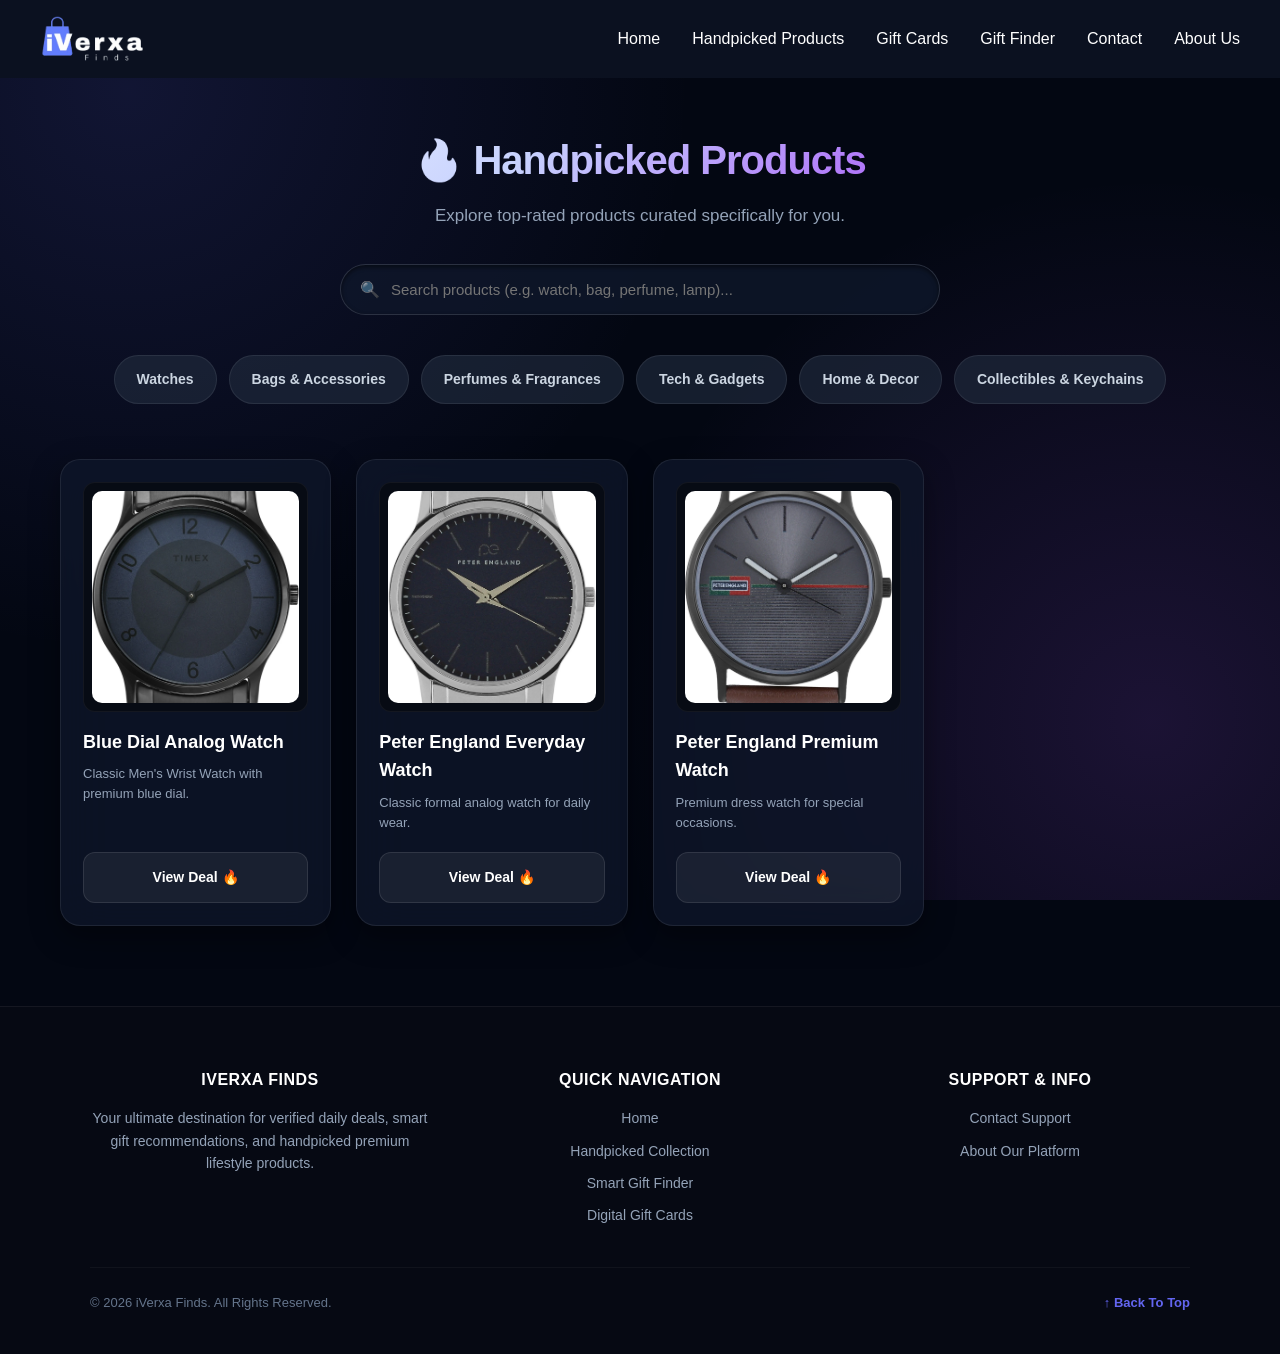
<file: handpicked.html>
<!DOCTYPE html>
<html lang="en">
<head>
    <!-- ========================================================================== -->
    <!-- 1. APPLICATION METADATA & CONFIGURATION                                    -->
    <!-- ========================================================================== -->
    <meta charset="UTF-8">
    <meta name="viewport" content="width=device-width, initial-scale=1.0">
    <meta http-equiv="X-UA-Compatible" content="ie=edge">
    <meta name="theme-color" content="#030712">
    <meta name="description" content="iVerxa Finds - Handpicked Curated Products">
    <meta name="author" content="iVerxa Finds Development Team">
    
    <title>Handpicked Products | iVerxa Finds</title>
    
    <!-- EXTERNAL STYLESHEET LINK -->
    <link rel="stylesheet" href="css/style.css">

    <!-- ========================================================================== -->
    <!-- 2. ULTRA-PREMIUM CSS STYLING & CLEAN TAILORED FOOTER ARCHITECTURE          -->
    <!-- ========================================================================== -->
    <style>
        :root {
            --bg-deep: #030712;
            --bg-card: rgba(15, 23, 42, 0.78);
            --bg-card-hover: rgba(30, 41, 59, 0.9);
            
            --border-subtle: rgba(255, 255, 255, 0.08);
            --border-active: #6366F1;
            
            --gradient-blue-purple: linear-gradient(135deg, #6366F1 0%, #A855F7 100%);
            --gradient-hero-text: linear-gradient(135deg, #FFFFFF 0%, #C7D2FE 40%, #A855F7 80%, #F43F5E 100%);
            
            --font-base: -apple-system, BlinkMacSystemFont, "Segoe UI", Roboto, Helvetica, Arial, sans-serif;
            
            --radius-sm: 12px;
            --radius-md: 20px;
            --radius-lg: 30px;
            --radius-pill: 50px;
            
            --shadow-card: 0 10px 30px rgba(0, 0, 0, 0.4);
            --shadow-hover: 0 25px 50px rgba(0, 0, 0, 0.7), 0 0 30px rgba(99, 102, 241, 0.3);
            
            --transition-smooth: all 0.3s cubic-bezier(0.175, 0.885, 0.32, 1.275);
            --backdrop-blur: blur(25px);
        }

        html {
            box-sizing: border-box;
            font-size: 16px;
            scroll-behavior: smooth;
        }

        *, *::before, *::after {
            box-sizing: inherit;
            margin: 0;
            padding: 0;
            font-family: var(--font-base);
            -webkit-font-smoothing: antialiased;
        }

        body {
            background-color: var(--bg-deep);
            background-image: 
                radial-gradient(circle at 10% 10%, rgba(99, 102, 241, 0.15) 0%, transparent 40%),
                radial-gradient(circle at 90% 80%, rgba(168, 85, 247, 0.15) 0%, transparent 40%);
            background-attachment: fixed;
            color: #FFFFFF;
            min-height: 100vh;
            line-height: 1.6;
            overflow-x: hidden;
        }

        a { color: inherit; text-decoration: none; }
        button { background: none; border: none; font: inherit; cursor: pointer; outline: none; }
        img { max-width: 100%; height: auto; display: block; }

        /* Logo Fix */
        .logo img {
            height: 45px;
            width: auto;
            object-fit: contain;
            transition: transform 0.3s ease;
        }
        .logo img:hover { transform: scale(1.05); }

        /* Container Layout */
        .studio-container {
            max-width: 1200px;
            margin: 50px auto;
            padding: 0 20px;
        }

        .page-header-box {
            text-align: center;
            margin-bottom: 35px;
        }

        .page-title {
            font-size: 40px;
            font-weight: 900;
            background: var(--gradient-hero-text);
            -webkit-background-clip: text;
            -webkit-text-fill-color: transparent;
            margin-bottom: 10px;
            letter-spacing: -1px;
        }

        .page-desc {
            color: #94A3B8;
            font-size: 17px;
            max-width: 550px;
            margin: 0 auto;
        }

        /* Search Bar Styling */
        .search-box-wrapper {
            max-width: 600px;
            margin: 0 auto 30px auto;
            position: relative;
        }

        .search-input {
            width: 100%;
            padding: 16px 24px 16px 50px;
            font-size: 15px;
            border-radius: var(--radius-pill);
            border: 1px solid rgba(255, 255, 255, 0.12);
            background: rgba(15, 23, 42, 0.85);
            color: #ffffff;
            outline: none;
            transition: var(--transition-smooth);
            box-shadow: inset 0 2px 4px rgba(0,0,0,0.5);
        }

        .search-input:focus {
            border-color: var(--border-active);
            box-shadow: 0 0 25px rgba(99, 102, 241, 0.35), inset 0 2px 4px rgba(0,0,0,0.5);
        }

        .search-icon-fixed {
            position: absolute;
            left: 20px;
            top: 50%;
            transform: translateY(-50%);
            font-size: 16px;
            opacity: 0.6;
        }

        /* Filter Bar */
        .filter-bar {
            display: flex;
            gap: 12px;
            overflow-x: auto;
            padding: 10px 5px 25px 5px;
            margin-bottom: 30px;
            justify-content: center;
            flex-wrap: wrap;
        }

        .filter-btn {
            background: rgba(30, 41, 59, 0.7);
            color: #CBD5E1;
            border: 1px solid var(--border-subtle);
            padding: 12px 22px;
            border-radius: var(--radius-pill);
            font-size: 14px;
            font-weight: 600;
            cursor: pointer;
            white-space: nowrap;
            transition: var(--transition-smooth);
        }

        .filter-btn:hover, .filter-btn.active {
            background: var(--gradient-blue-purple);
            color: #ffffff;
            border-color: transparent;
            box-shadow: 0 8px 25px rgba(99, 102, 241, 0.45);
            transform: translateY(-2px);
        }

        /* Grid System */
        .grid-container {
            display: grid;
            grid-template-columns: repeat(auto-fill, minmax(270px, 1fr));
            gap: 25px;
        }

        /* Product Card Design */
        .custom-card {
            background: var(--bg-card);
            backdrop-filter: var(--backdrop-blur);
            border-radius: var(--radius-md);
            padding: 22px;
            display: flex;
            flex-direction: column;
            justify-content: space-between;
            transition: var(--transition-smooth);
            border: 1px solid var(--border-subtle);
            box-shadow: var(--shadow-card);
        }

        .custom-card:hover {
            transform: translateY(-8px);
            border-color: var(--border-active);
            box-shadow: var(--shadow-hover);
            background: var(--bg-card-hover);
        }

        .image-box {
            width: 100%;
            height: 230px;
            border-radius: var(--radius-sm);
            margin-bottom: 16px;
            background: #070B14;
            padding: 8px;
            overflow: hidden;
            display: flex;
            align-items: center;
            justify-content: center;
            border: 1px solid rgba(255, 255, 255, 0.05);
        }

        .custom-card img {
            width: 100%;
            height: 100%;
            object-fit: cover;
            border-radius: 10px;
            transition: transform 0.5s ease;
        }

        .custom-card:hover img {
            transform: scale(1.08);
        }

        .custom-card h3 {
            font-size: 18px;
            color: #ffffff;
            margin-bottom: 8px;
            font-weight: 800;
        }

        .custom-card p {
            font-size: 13px;
            color: #94A3B8;
            margin-bottom: 20px;
            line-height: 1.5;
            flex-grow: 1;
        }

        .custom-card .deal-btn {
            display: block;
            text-align: center;
            background: rgba(255, 255, 255, 0.06);
            border: 1px solid rgba(255, 255, 255, 0.1);
            color: #ffffff;
            padding: 13px;
            border-radius: 12px;
            text-decoration: none;
            font-weight: 800;
            font-size: 14px;
            transition: var(--transition-smooth);
        }

        .custom-card .deal-btn:hover {
            background: var(--gradient-blue-purple);
            border-color: transparent;
            box-shadow: 0 8px 25px rgba(99, 102, 241, 0.5);
        }

        .no-results {
            text-align: center;
            color: #94A3B8;
            font-size: 18px;
            grid-column: 1 / -1;
            padding: 60px 20px;
            font-weight: 600;
        }

        /* ---------------------------------------------------------------------- */
        /* CLEAN TAILORED MINIMALIST FOOTER (WITHOUT STUDIO)                      */
        /* ---------------------------------------------------------------------- */
        .unique-studio-footer {
            background: #060913;
            border-top: 1px solid rgba(255, 255, 255, 0.06);
            padding: 60px 20px 40px 20px;
            margin-top: 80px;
        }

        .footer-content-wrapper {
            max-width: 1100px;
            margin: 0 auto;
            display: grid;
            grid-template-columns: repeat(auto-fit, minmax(250px, 1fr));
            gap: 40px;
            margin-bottom: 40px;
        }

        .footer-col h4 {
            font-size: 16px;
            font-weight: 800;
            color: #FFFFFF;
            margin-bottom: 15px;
            letter-spacing: 0.5px;
            text-transform: uppercase;
        }

        .footer-col p {
            color: #94A3B8;
            font-size: 14px;
            line-height: 1.6;
        }

        .footer-links-list {
            list-style: none;
            display: flex;
            flex-direction: column;
            gap: 10px;
        }

        .footer-links-list li a {
            color: #94A3B8;
            font-size: 14px;
            transition: color 0.2s ease;
        }

        .footer-links-list li a:hover {
            color: #38BDF8;
        }

        .footer-bottom-bar {
            max-width: 1100px;
            margin: 0 auto;
            padding-top: 25px;
            border-top: 1px solid rgba(255, 255, 255, 0.04);
            display: flex;
            justify-content: space-between;
            align-items: center;
            flex-wrap: wrap;
            gap: 15px;
        }

        .footer-bottom-bar p {
            color: #64748B;
            font-size: 13px;
        }

        .back-to-top-link {
            color: #6366F1;
            font-size: 13px;
            font-weight: 700;
            cursor: pointer;
            transition: color 0.2s ease;
        }

        .back-to-top-link:hover {
            color: #A855F7;
        }
    </style>
</head>
<body>

<nav>
    <div class="logo">
        <a href="index.html">
            <img src="images/logo.png" alt="iVerxa Logo" onerror="this.src='images/logo.jpeg'">
        </a>
    </div>
    <ul class="menu">
        <li><a href="index.html">Home</a></li>
        <li><a href="handpicked.html">Handpicked Products</a></li>
        <li><a href="giftcards.html">Gift Cards</a></li>
        <li><a href="giftfinder.html">Gift Finder</a></li>
        <li><a href="contact.html">Contact</a></li>
        <li><a href="about.html">About Us</a></li>
    </ul>
</nav>

<div class="studio-container">
    <div class="page-header-box">
        <h1 class="page-title">🔥 Handpicked Products</h1>
        <p class="page-desc">Explore top-rated products curated specifically for you.</p>
    </div>

    <!-- Search Bar -->
    <div class="search-box-wrapper">
        <span class="search-icon-fixed">🔍</span>
        <input type="text" id="searchInput" class="search-input" placeholder="Search products (e.g. watch, bag, perfume, lamp)..." onkeyup="searchProducts()">
    </div>

    <!-- Category Filters -->
    <div class="filter-bar">
        <button class="filter-btn active" onclick="filterCategory('Watches', this)">Watches</button>
        <button class="filter-btn" onclick="filterCategory('Bags', this)">Bags & Accessories</button>
        <button class="filter-btn" onclick="filterCategory('Perfumes', this)">Perfumes & Fragrances</button>
        <button class="filter-btn" onclick="filterCategory('Gadgets', this)">Tech & Gadgets</button>
        <button class="filter-btn" onclick="filterCategory('Decor', this)">Home & Decor</button>
        <button class="filter-btn" onclick="filterCategory('Collectibles', this)">Collectibles & Keychains</button>
    </div>

    <!-- Products Grid -->
    <div class="grid-container" id="products-grid"></div>
</div>

<!-- CLEAN TAILORED FOOTER (WITHOUT STUDIO) -->
<footer class="unique-studio-footer">
    <div class="footer-content-wrapper">
        <div class="footer-col">
            <h4>iVerxa Finds</h4>
            <p>Your ultimate destination for verified daily deals, smart gift recommendations, and handpicked premium lifestyle products.</p>
        </div>
        <div class="footer-col">
            <h4>Quick Navigation</h4>
            <ul class="footer-links-list">
                <li><a href="index.html">Home</a></li>
                <li><a href="handpicked.html">Handpicked Collection</a></li>
                <li><a href="giftfinder.html">Smart Gift Finder</a></li>
                <li><a href="giftcards.html">Digital Gift Cards</a></li>
            </ul>
        </div>
        <div class="footer-col">
            <h4>Support & Info</h4>
            <ul class="footer-links-list">
                <li><a href="contact.html">Contact Support</a></li>
                <li><a href="about.html">About Our Platform</a></li>
            </ul>
        </div>
    </div>
    
    <div class="footer-bottom-bar">
        <p>© 2026 iVerxa Finds. All Rights Reserved.</p>
        <span class="back-to-top-link" onclick="executeScrollToTop()">↑ Back To Top</span>
    </div>
</footer>

<script>
// Categorized Products Database
const productsData = [
    // Watches Category
    { title: "Blue Dial Analog Watch", category: "Watches", keywords: "watch men watch blue analog wrist watch", desc: "Classic Men's Wrist Watch with premium blue dial.", img: "images/products/blue-watch.jpg", link: "https://fktr.in/hw4EuTu" },
    { title: "Peter England Everyday Watch", category: "Watches", keywords: "watch peter england formal watch", desc: "Classic formal analog watch for daily wear.", img: "images/products/watch1.jpg", link: "https://fktr.in/2PCt7Rv" },
    { title: "Peter England Premium Watch", category: "Watches", keywords: "watch peter england premium dress watch", desc: "Premium dress watch for special occasions.", img: "images/products/watch2.jpg", link: "https://fktr.in/4mE66ek" },

    // Bags Category
    { title: "Women Green & White Bag", category: "Bags", keywords: "bag shoulder bag women bag handbag tote", desc: "Trendy & stylish shoulder bag for daily use.", img: "images/products/women-green-bag.jpg", link: "https://fktr.in/7B905x9" },
    { title: "Pink & Ivory Cotton Tote Bag", category: "Bags", keywords: "bag tote bag cotton bag handbag schoolbag", desc: "Handcrafted woven cotton tote shoulder bag.", img: "images/products/tote-bag.jpg", link: "https://fktr.in/11c1iDx" },
    { title: "Women Blue Cosmetic Bag", category: "Bags", keywords: "bag cosmetic bag pouch travel pouch makeup", desc: "Compact travel makeup pouch & pouch organizer.", img: "images/products/cosmetic-bag.jpg", link: "https://fktr.in/FfT4LwA" },
    { title: "Jewellery Gift Set Box", category: "Bags", keywords: "jewellery gift set box gift for women girls anniversary birthday", desc: "Elegant jewellery gift set box perfect for special occasions.", img: "images/products/jewellery-gift-set.jpg", link: "https://fktr.in/DvY8Syy" },

    // Perfumes Category
    { title: "Raw Eau De Parfum (20ml)", category: "Perfumes", keywords: "perfume scent fragrance raw edp", desc: "Compact long-lasting everyday fragrance.", img: "images/products/raw-perfume.jpg", link: "https://fktr.in/YJeHEwk" },
    { title: "White Oud Unisex Perfume", category: "Perfumes", keywords: "perfume white oud fragrance scent unisex", desc: "Woody, elegant & premium unisex fragrance.", img: "images/products/white-oud.jpg", link: "https://fktr.in/fY2f6cm" },
    { title: "CEO MAN & White Oud Combo", category: "Perfumes", keywords: "perfume ceo man combo fragrance scent", desc: "Citrus & woody notes long-lasting perfume set.", img: "images/products/ceo-whiteoud.jpg", link: "https://fktr.in/EpZzsXs" },
    { title: "Hydra Luxury Men Perfume", category: "Perfumes", keywords: "perfume hydra luxury fragrance spray", desc: "100ml fresh aqua long-lasting fragrance spray.", img: "images/products/hydra-perfume.jpg", link: "https://fktr.in/RYUzCy4" },

    // Tech & Gadgets Category
    { title: "Pharaoh K12 Speaker", category: "Gadgets", keywords: "speaker bluetooth speaker gadget music sound", desc: "Portable Bluetooth karaoke speaker with mic.", img: "images/products/speaker.jpg", link: "https://fktr.in/lU3c4AF" },
    { title: "Kids Digital Action Camera", category: "Gadgets", keywords: "camera kids camera video gadget digital camera", desc: "2.0\" color display HD video recording camera.", img: "images/products/kids-camera.jpg", link: "https://fktr.in/99BrGav" },
    { title: "LCD Writing Tablet 8.5\"", category: "Gadgets", keywords: "tablet writing pad digital slate gadget school", desc: "Reusable digital slate board for notes & drawing.", img: "images/writing-tablet.jpg", link: "https://fktr.in/2ilGq4U" },
    { title: "Pink Plastic Tumbler", category: "Gadgets", keywords: "tumbler bottle cup pink water bottle aesthetic travel cup", desc: "Trendy pink tumbler for daily hydration and travel.", img: "images/products/pink-plastic-tumbler.jpg", link: "https://fktr.in/LdBcXh5" },
    { title: "3 Color Mode LED Study Lamp", category: "Gadgets", keywords: "lamp desk lamp study light led rechargeable flexible gooseneck", desc: "Flexible rechargeable gooseneck LED study lamp with 3 color modes.", img: "images/products/led-study-lamp.jpg", link: "https://fktr.in/7hDA40a" },

    // Home & Decor Category
    { title: "Astronaut Star Projector", category: "Decor", keywords: "lamp projector star galaxy decor light", desc: "3D galaxy laser ambient night light.", img: "images/products/projector.jpg", link: "https://fktr.in/Tb8mY5R" },
    { title: "Saturn Crystal Ball Decor", category: "Decor", keywords: "decor crystal ball saturn light desk", desc: "Glowing 3D crystal ball desk ornament.", img: "images/products/saturn.jpg", link: "https://fktr.in/87EgaG7" },
    { title: "Rabbit USB Night Light", category: "Decor", desc: "Cute rechargeable soft silicone desk lamp.", keywords: "lamp night light rabbit decor usb light", img: "images/products/rabbit.jpg", link: "https://fktr.in/tosKE5q" },
    { title: "Pearl Handle Coffee Mug", category: "Decor", keywords: "mug coffee mug pearl handle ceramic cup decor desk", desc: "Aesthetic pearl handle coffee mug for desk and kitchen decor.", img: "images/products/pearl-coffee-mug.jpg", link: "https://fktr.in/2o4Zb8A" },
    { title: "Floral & Butterfly Wall Frame (Set of 6)", category: "Decor", keywords: "wall frame decor floral butterfly frame set home decor photo frame", desc: "Pack of 6 vibrant floral and butterfly wall frames for aesthetic room decor.", img: "images/products/wall-frame-set-6.jpg", link: "https://fktr.in/OxuS8ul" },
    { title: "Macrame 3-Tier Floating Shelf", category: "Decor", keywords: "macrame shelf wall hanging floating shelf wooden pine decor", desc: "Natural pine wood 3-tier macrame wall hanging floating shelf.", img: "images/products/macrame-shelf-3tier.jpg", link: "https://fktr.in/nDSezm6" },

    // Collectibles Category
    { title: "Astronaut Keychain", category: "Collectibles", keywords: "keychain astronaut space collectible key ring", desc: "High-quality metallic space astronaut keychain.", img: "images/products/astronaut-keychain.jpg", link: "https://fktr.in/GTf82Im" },
    { title: "Tanjiro Anime Keychain", category: "Collectibles", keywords: "keychain tanjiro anime demon slayer collectible", desc: "Demon Slayer Tanjiro anime acrylic keychain.", img: "images/products/tanjiro-keychain.jpg", link: "https://fktr.in/wRjcwlF" },
    { title: "Spider-Man Keychain", category: "Collectibles", keywords: "keychain spiderman marvel hero collectible", desc: "Marvel official collectible 3D keychain.", img: "images/products/spiderman-keychain.jpg", link: "https://fktr.in/T932Nk6" }
];

let activeCategory = 'Watches';

function renderCards(data) {
    const grid = document.getElementById('products-grid');
    grid.innerHTML = '';

    if (data.length === 0) {
        grid.innerHTML = `<div class="no-results">🔍 No products found matching your search.</div>`;
        return;
    }

    data.forEach(item => {
        grid.innerHTML += `
            <div class="custom-card">
                <div>
                    <div class="image-box">
                        <img src="${item.img}" alt="${item.title}" onerror="this.src='images/placeholder.jpg'">
                    </div>
                    <h3>${item.title}</h3>
                    <p>${item.desc}</p>
                </div>
                <a href="${item.link}" target="_blank" rel="noopener" class="deal-btn">View Deal 🔥</a>
            </div>
        `;
    });
}

function filterCategory(catName, btnEl) {
    activeCategory = catName;
    document.getElementById('searchInput').value = '';
    
    document.querySelectorAll('.filter-btn').forEach(btn => btn.classList.remove('active'));
    if(btnEl) btnEl.classList.add('active');

    const filtered = productsData.filter(item => item.category === catName);
    renderCards(filtered);
}

function searchProducts() {
    const query = document.getElementById('searchInput').value.toLowerCase().trim();
    
    if (query === '') {
        const filtered = productsData.filter(item => item.category === activeCategory);
        renderCards(filtered);
        return;
    }

    document.querySelectorAll('.filter-btn').forEach(btn => btn.classList.remove('active'));

    const searchResults = productsData.filter(item => 
        item.title.toLowerCase().includes(query) || 
        item.desc.toLowerCase().includes(query) ||
        item.keywords.toLowerCase().includes(query)
    );

    renderCards(searchResults);
}

function executeScrollToTop() {
    window.scrollTo({ top: 0, behavior: 'smooth' });
}

document.addEventListener("DOMContentLoaded", () => {
    filterCategory('Watches');
});
</script>

</body>
</html>
</file>
<file: css/style.css>
* {
    margin: 0;
    padding: 0;
    box-sizing: border-box;
}

body {
    font-family: -apple-system, BlinkMacSystemFont, "Segoe UI", Roboto, Helvetica, Arial, sans-serif;
    background: #0B1120;
    color: white;
}

/* ================= NAVBAR ================= */

nav {
    display: flex;
    justify-content: space-between;
    align-items: center;
    padding: 20px 60px;
    background: #0B1120;
    position: sticky;
    top: 0;
    z-index: 1000;
}

.logo img {
    height: 48px;
    width: auto;
    max-width: 180px;
    object-fit: contain;
    display: block;
    background: transparent !important;
}

.menu {
    display: flex;
    list-style: none;
    gap: 32px;
    align-items: center;
}

.menu a {
    color: #ffffff;
    text-decoration: none;
    font-size: 16px;
    font-weight: 500;
    transition: 0.3s;
}

.menu a:hover {
    color: #4F7CFF;
}

/* ================= HERO SECTION ================= */

.hero {
    min-height: 70vh;
    display: flex;
    flex-direction: column;
    justify-content: center;
    align-items: center;
    text-align: center;
    padding: 40px 20px;
}

.hero h1 {
    font-size: 58px;
    font-weight: 800;
    line-height: 1.15;
    letter-spacing: -1px;
    color: #ffffff;
}

.hero p {
    margin-top: 20px;
    max-width: 650px;
    color: #CBD5E1;
    font-size: 18px;
    line-height: 1.6;
}

.buttons {
    margin-top: 35px;
    display: flex;
    gap: 18px;
    justify-content: center;
}

.buttons a {
    text-decoration: none;
    padding: 14px 32px;
    border-radius: 50px;
    font-size: 15px;
    font-weight: 600;
    transition: .3s ease;
}

.buttons a:first-child {
    background: #4F7CFF;
    color: white;
}

.buttons a:last-child {
    border: 1px solid rgba(255, 255, 255, 0.3);
    color: white;
    background: rgba(255, 255, 255, 0.05);
}

.buttons a:hover {
    transform: translateY(-3px);
}

/* ================= CATEGORIES SECTION ================= */

.categories {
    padding: 60px 8%;
}

.categories h2 {
    text-align: center;
    font-size: 36px;
    margin-bottom: 40px;
}

.category-grid {
    display: grid;
    grid-template-columns: repeat(auto-fit, minmax(260px, 1fr));
    gap: 25px;
}

.category-card {
    background: #151E32;
    border-radius: 20px;
    padding: 35px;
    text-align: center;
    cursor: pointer;
    transition: 0.3s;
}

.category-card:hover {
    transform: translateY(-8px);
    background: #1E2B47;
}

.category-card span {
    font-size: 45px;
    display: block;
    margin-bottom: 18px;
}

.category-card h3 {
    font-size: 24px;
    margin-bottom: 10px;
}

.category-card p {
    color: #B8C0D0;
    line-height: 1.5;
}

.category-link {
    text-decoration: none;
    color: inherit;
}

/* ================= GIFT CARDS & PRODUCTS FIX ================= */

.gift-cards, .products {
    padding: 50px 8%;
    text-align: center;
}

.gift-cards h2, .products h2 {
    font-size: 34px;
    margin-bottom: 10px;
}

.gift-cards .subtitle {
    color: #b8c0d0;
    margin-bottom: 40px;
}

.gift-grid, .product-grid {
    display: grid;
    grid-template-columns: repeat(auto-fit, minmax(250px, 1fr));
    gap: 25px;
}

.gift-card, .product-card {
    background: #151E32;
    padding: 25px;
    border-radius: 20px;
    transition: .3s;
    text-align: center;
    display: flex;
    flex-direction: column;
    align-items: center;
    justify-content: space-between;
}

.gift-card:hover, .product-card:hover {
    transform: translateY(-6px);
    background: #1E2B47;
}

/* STRICT IMAGE LIMIT - Giant photo issue permanently fixed */
.gift-card img, .product-card img {
    width: 100% !important;
    max-width: 110px !important;
    height: 90px !important;
    object-fit: contain !important;
    margin: 0 auto 15px auto !important;
    display: block !important;
}

.gift-card h3, .product-card h3 {
    font-size: 20px;
    margin-bottom: 12px;
}

.gift-card select {
    width: 100%;
    padding: 10px;
    border: none;
    border-radius: 8px;
    margin-bottom: 12px;
    background: #0B1120;
    color: white;
}

.stock {
    color: #4ade80;
    margin-bottom: 12px;
    font-weight: bold;
    font-size: 14px;
}

.gift-card a, .product-card a {
    display: inline-block;
    width: 100%;
    padding: 12px;
    border-radius: 12px;
    background: #4F7CFF;
    color: white;
    text-decoration: none;
    font-weight: bold;
}

.gift-card a:hover, .product-card a:hover {
    background: #3567ff;
}

/* ================= FOOTER ================= */

.footer, footer {
    text-align: center;
    padding: 30px;
    margin-top: 60px;
    color: #ffffff;
    font-size: 14px;
    background: #090E1A;
    border-top: 1px solid rgba(255, 255, 255, 0.08);
}

.footer span {
    display: block;
    margin-top: 8px;
    font-size: 12px;
    opacity: 0.6;
}

/* ================= SUPPORT & CONTACT SECTION ================= */

.contact-section, .support-section {
    padding: 60px 8%;
    max-width: 1000px;
    margin: 0 auto;
    text-align: center;
}

.contact-section h2, .support-section h2 {
    font-size: 34px;
    font-weight: 800;
    margin-bottom: 12px;
    color: #ffffff;
}

.support-subtitle {
    color: #CBD5E1;
    font-size: 16px;
    margin-bottom: 40px;
}

.support-grid {
    display: grid;
    grid-template-columns: repeat(auto-fit, minmax(260px, 1fr));
    gap: 25px;
    margin-top: 30px;
}

.support-card {
    background: #151E32;
    border: 1px solid rgba(255, 255, 255, 0.08);
    border-radius: 20px;
    padding: 30px 25px;
    text-align: center;
    transition: all 0.3s ease;
    display: flex;
    flex-direction: column;
    align-items: center;
    justify-content: space-between;
}

.support-card:hover {
    transform: translateY(-6px);
    background: #1E2B47;
    border-color: rgba(79, 124, 255, 0.4);
}

.support-icon {
    font-size: 40px;
    margin-bottom: 15px;
    display: block;
}

.support-card h3 {
    font-size: 20px;
    color: #ffffff;
    margin-bottom: 10px;
}

.support-card p {
    color: #B8C0D0;
    font-size: 14px;
    line-height: 1.5;
    margin-bottom: 20px;
}

.support-card a, .support-btn {
    display: inline-block;
    width: 100%;
    padding: 12px 20px;
    background: #4F7CFF;
    color: white;
    text-decoration: none;
    border-radius: 12px;
    font-weight: 600;
    font-size: 14px;
    transition: background 0.3s ease;
}

.support-card a:hover, .support-btn:hover {
    background: #3567FF;
}
/* Navbar Logo Absolute Fix */
nav .logo img, 
.logo img {
    height: 48px !important;    /* Logo ki height badhane ke liye */
    max-height: 55px !important;
    width: auto !important;
    object-fit: contain !important;
    display: block !important;
    vertical-align: middle;
}

nav {
    display: flex;
    justify-content: space-between;
    align-items: center;
    padding: 15px 40px;
}
</file>
